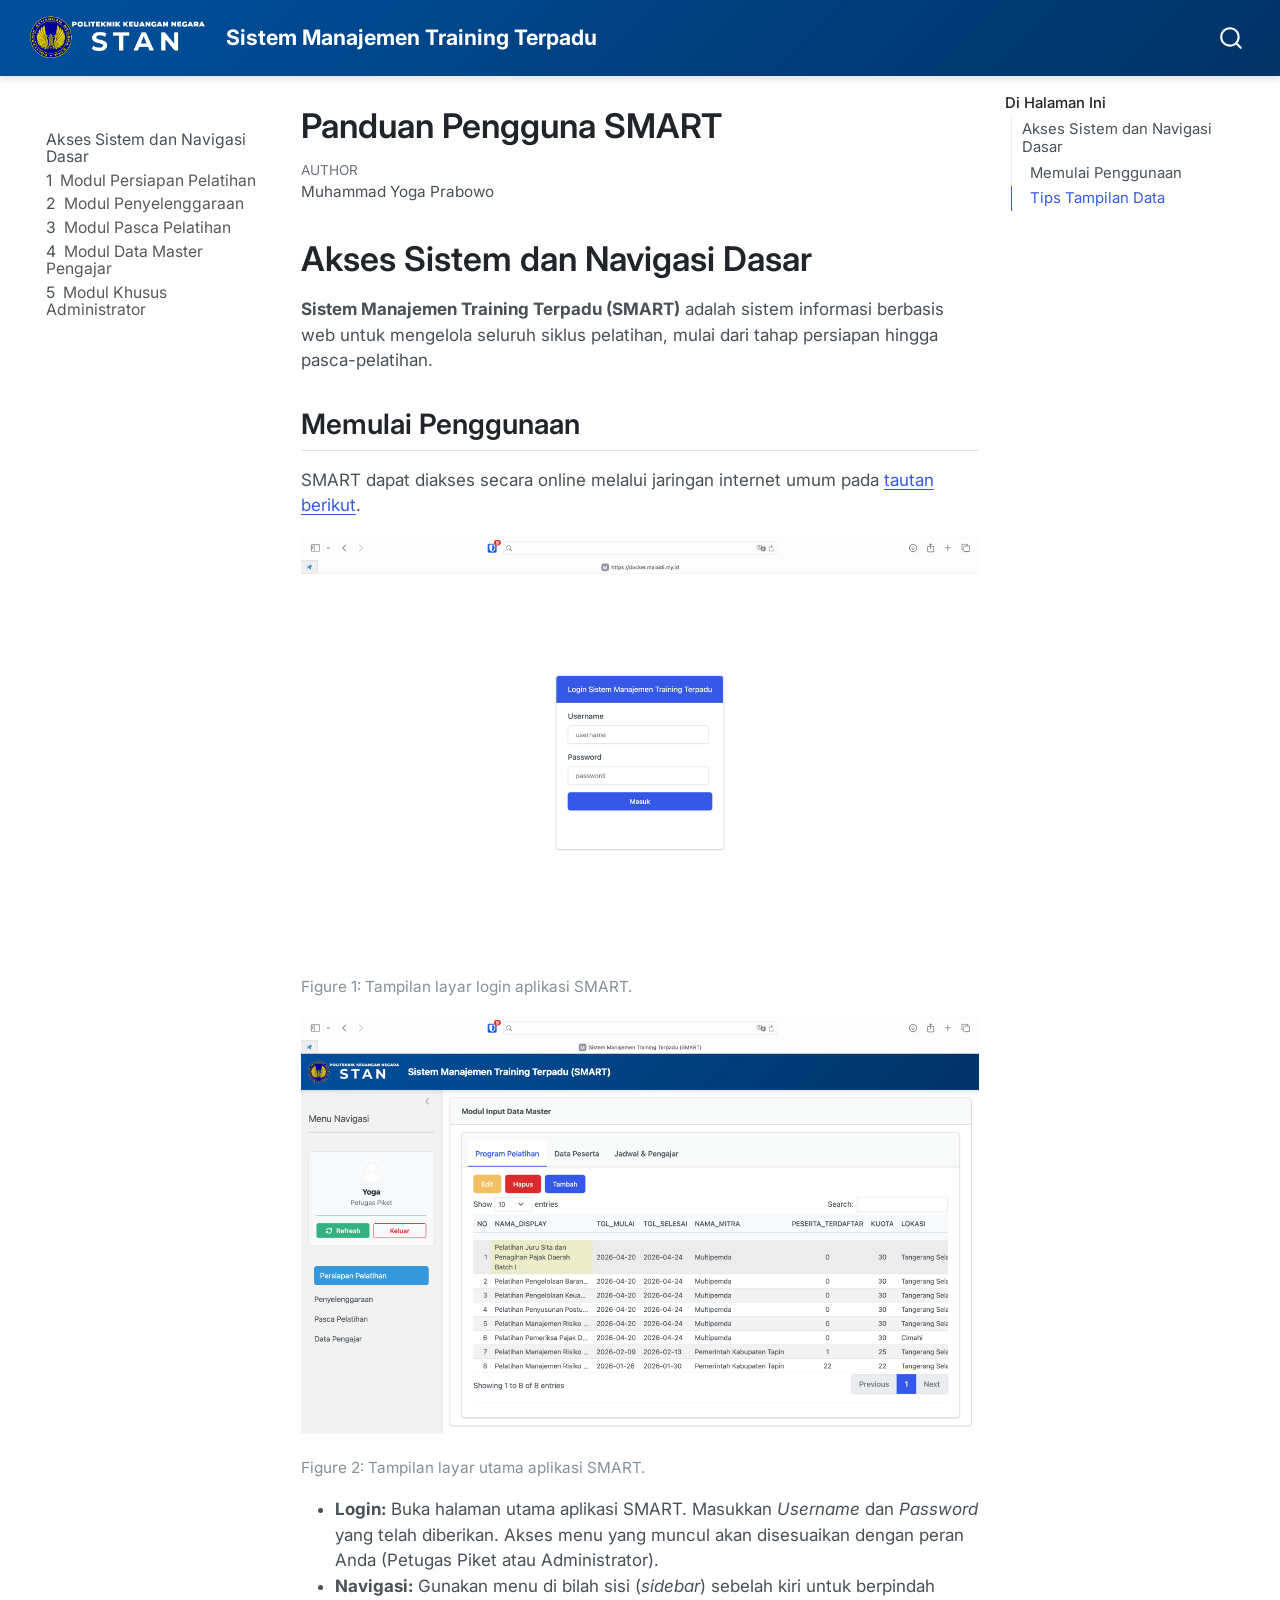
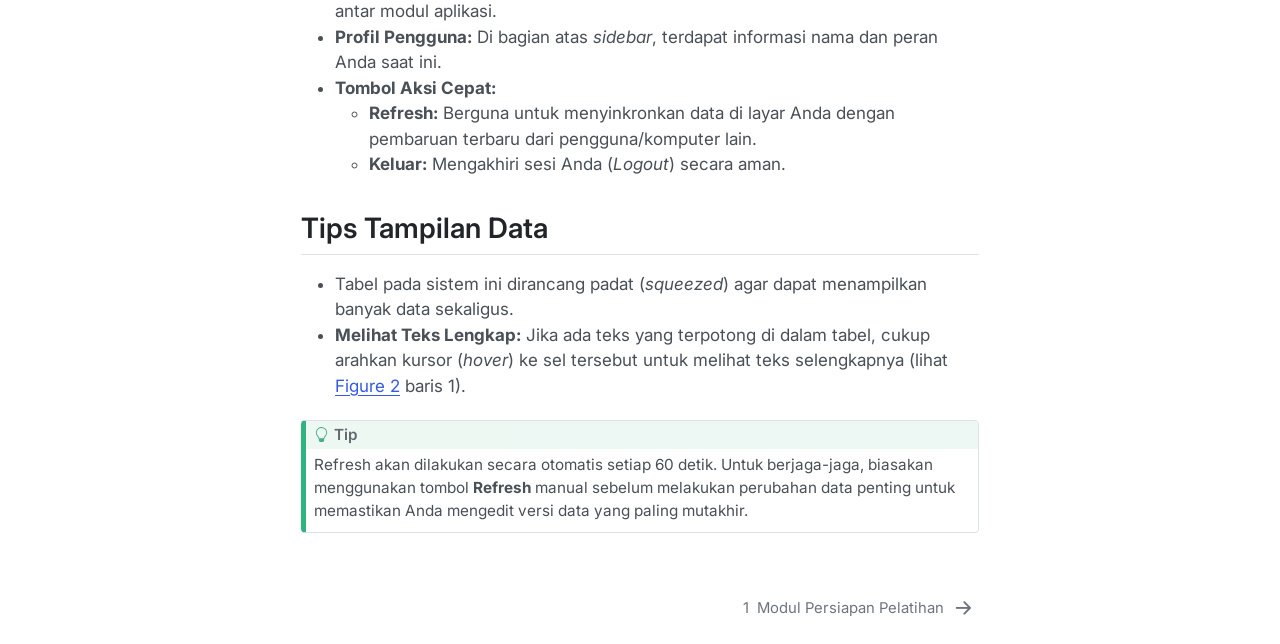
<file: _book/index.html>
<!DOCTYPE html>
<html xmlns="http://www.w3.org/1999/xhtml" lang="en" xml:lang="en"><head>

<meta charset="utf-8">
<meta name="generator" content="quarto-1.8.25">

<meta name="viewport" content="width=device-width, initial-scale=1.0, user-scalable=yes">

<meta name="author" content="Muhammad Yoga Prabowo">

<title>Panduan Pengguna SMART</title>
<style>
code{white-space: pre-wrap;}
span.smallcaps{font-variant: small-caps;}
div.columns{display: flex; gap: min(4vw, 1.5em);}
div.column{flex: auto; overflow-x: auto;}
div.hanging-indent{margin-left: 1.5em; text-indent: -1.5em;}
ul.task-list{list-style: none;}
ul.task-list li input[type="checkbox"] {
  width: 0.8em;
  margin: 0 0.8em 0.2em -1em; /* quarto-specific, see https://github.com/quarto-dev/quarto-cli/issues/4556 */ 
  vertical-align: middle;
}
</style>


<script src="site_libs/quarto-nav/quarto-nav.js"></script>
<script src="site_libs/quarto-nav/headroom.min.js"></script>
<script src="site_libs/clipboard/clipboard.min.js"></script>
<script src="site_libs/quarto-search/autocomplete.umd.js"></script>
<script src="site_libs/quarto-search/fuse.min.js"></script>
<script src="site_libs/quarto-search/quarto-search.js"></script>
<meta name="quarto:offset" content="./">
<link href="./persiapan.html" rel="next">
<link href="./images/favicon.png" rel="icon" type="image/png">
<script src="site_libs/quarto-html/quarto.js" type="module"></script>
<script src="site_libs/quarto-html/tabsets/tabsets.js" type="module"></script>
<script src="site_libs/quarto-html/axe/axe-check.js" type="module"></script>
<script src="site_libs/quarto-html/popper.min.js"></script>
<script src="site_libs/quarto-html/tippy.umd.min.js"></script>
<script src="site_libs/quarto-html/anchor.min.js"></script>
<link href="site_libs/quarto-html/tippy.css" rel="stylesheet">
<link href="site_libs/quarto-html/quarto-syntax-highlighting-7b89279ff1a6dce999919e0e67d4d9ec.css" rel="stylesheet" id="quarto-text-highlighting-styles">
<script src="site_libs/bootstrap/bootstrap.min.js"></script>
<link href="site_libs/bootstrap/bootstrap-icons.css" rel="stylesheet">
<link href="site_libs/bootstrap/bootstrap-1fe196a0a4c74be69ef9d461e35ba4d2.min.css" rel="stylesheet" append-hash="true" id="quarto-bootstrap" data-mode="light">
<script id="quarto-search-options" type="application/json">{
  "location": "navbar",
  "copy-button": false,
  "collapse-after": 3,
  "panel-placement": "end",
  "type": "overlay",
  "limit": 50,
  "keyboard-shortcut": [
    "f",
    "/",
    "s"
  ],
  "show-item-context": false,
  "language": {
    "search-no-results-text": "No results",
    "search-matching-documents-text": "matching documents",
    "search-copy-link-title": "Copy link to search",
    "search-hide-matches-text": "Hide additional matches",
    "search-more-match-text": "more match in this document",
    "search-more-matches-text": "more matches in this document",
    "search-clear-button-title": "Clear",
    "search-text-placeholder": "",
    "search-detached-cancel-button-title": "Cancel",
    "search-submit-button-title": "Submit",
    "search-label": "Search"
  }
}</script>
<style>html{ scroll-behavior: smooth; }</style>


</head>

<body class="nav-sidebar floating nav-fixed quarto-light">

<div id="quarto-search-results"></div>
  <header id="quarto-header" class="headroom fixed-top">
    <nav class="navbar navbar-expand-lg " data-bs-theme="dark">
      <div class="navbar-container container-fluid">
      <div class="navbar-brand-container mx-auto">
    <a href="./index.html" class="navbar-brand navbar-brand-logo">
    <img src="./images/PKNlogo.png" alt="" class="navbar-logo light-content">
    <img src="./images/PKNlogo.png" alt="" class="navbar-logo dark-content">
    </a>
    <a class="navbar-brand" href="./index.html">
    <span class="navbar-title">Sistem Manajemen Training Terpadu</span>
    </a>
  </div>
        <div class="quarto-navbar-tools tools-end">
</div>
          <div id="quarto-search" class="" title="Search"></div>
      </div> <!-- /container-fluid -->
    </nav>
  <nav class="quarto-secondary-nav">
    <div class="container-fluid d-flex">
      <button type="button" class="quarto-btn-toggle btn" data-bs-toggle="collapse" role="button" data-bs-target=".quarto-sidebar-collapse-item" aria-controls="quarto-sidebar" aria-expanded="false" aria-label="Toggle sidebar navigation" onclick="if (window.quartoToggleHeadroom) { window.quartoToggleHeadroom(); }">
        <i class="bi bi-layout-text-sidebar-reverse"></i>
      </button>
        <nav class="quarto-page-breadcrumbs" aria-label="breadcrumb"><ol class="breadcrumb"><li class="breadcrumb-item"><a href="./index.html">Akses Sistem dan Navigasi Dasar</a></li></ol></nav>
        <a class="flex-grow-1" role="navigation" data-bs-toggle="collapse" data-bs-target=".quarto-sidebar-collapse-item" aria-controls="quarto-sidebar" aria-expanded="false" aria-label="Toggle sidebar navigation" onclick="if (window.quartoToggleHeadroom) { window.quartoToggleHeadroom(); }">      
        </a>
    </div>
  </nav>
</header>
<!-- content -->
<div id="quarto-content" class="quarto-container page-columns page-rows-contents page-layout-article page-navbar">
<!-- sidebar -->
  <nav id="quarto-sidebar" class="sidebar collapse collapse-horizontal quarto-sidebar-collapse-item sidebar-navigation floating overflow-auto">
    <div class="pt-lg-2 mt-2 text-left sidebar-header sidebar-header-stacked">
      <a href="./index.html" class="sidebar-logo-link">
      </a>
      </div>
    <div class="sidebar-menu-container"> 
    <ul class="list-unstyled mt-1">
        <li class="sidebar-item">
  <div class="sidebar-item-container"> 
  <a href="./index.html" class="sidebar-item-text sidebar-link active">
 <span class="menu-text">Akses Sistem dan Navigasi Dasar</span></a>
  </div>
</li>
        <li class="sidebar-item">
  <div class="sidebar-item-container"> 
  <a href="./persiapan.html" class="sidebar-item-text sidebar-link">
 <span class="menu-text"><span class="chapter-number">1</span>&nbsp; <span class="chapter-title">Modul Persiapan Pelatihan</span></span></a>
  </div>
</li>
        <li class="sidebar-item">
  <div class="sidebar-item-container"> 
  <a href="./penyelenggaraan.html" class="sidebar-item-text sidebar-link">
 <span class="menu-text"><span class="chapter-number">2</span>&nbsp; <span class="chapter-title">Modul Penyelenggaraan</span></span></a>
  </div>
</li>
        <li class="sidebar-item">
  <div class="sidebar-item-container"> 
  <a href="./pasca.html" class="sidebar-item-text sidebar-link">
 <span class="menu-text"><span class="chapter-number">3</span>&nbsp; <span class="chapter-title">Modul Pasca Pelatihan</span></span></a>
  </div>
</li>
        <li class="sidebar-item">
  <div class="sidebar-item-container"> 
  <a href="./master.html" class="sidebar-item-text sidebar-link">
 <span class="menu-text"><span class="chapter-number">4</span>&nbsp; <span class="chapter-title">Modul Data Master Pengajar</span></span></a>
  </div>
</li>
        <li class="sidebar-item">
  <div class="sidebar-item-container"> 
  <a href="./admin.html" class="sidebar-item-text sidebar-link">
 <span class="menu-text"><span class="chapter-number">5</span>&nbsp; <span class="chapter-title">Modul Khusus Administrator</span></span></a>
  </div>
</li>
    </ul>
    </div>
</nav>
<div id="quarto-sidebar-glass" class="quarto-sidebar-collapse-item" data-bs-toggle="collapse" data-bs-target=".quarto-sidebar-collapse-item"></div>
<!-- margin-sidebar -->
    <div id="quarto-margin-sidebar" class="sidebar margin-sidebar">
        <nav id="TOC" role="doc-toc" class="toc-active">
    <h2 id="toc-title">Di Halaman Ini</h2>
   
  <ul>
  <li><a href="#akses-sistem-dan-navigasi-dasar" id="toc-akses-sistem-dan-navigasi-dasar" class="nav-link active" data-scroll-target="#akses-sistem-dan-navigasi-dasar">Akses Sistem dan Navigasi Dasar</a>
  <ul class="collapse">
  <li><a href="#memulai-penggunaan" id="toc-memulai-penggunaan" class="nav-link" data-scroll-target="#memulai-penggunaan">Memulai Penggunaan</a></li>
  <li><a href="#tips-tampilan-data" id="toc-tips-tampilan-data" class="nav-link" data-scroll-target="#tips-tampilan-data">Tips Tampilan Data</a></li>
  </ul></li>
  </ul>
</nav>
    </div>
<!-- main -->
<main class="content" id="quarto-document-content">

<header id="title-block-header" class="quarto-title-block default">
<div class="quarto-title">
<h1 class="title">Panduan Pengguna SMART</h1>
</div>



<div class="quarto-title-meta">

    <div>
    <div class="quarto-title-meta-heading">Author</div>
    <div class="quarto-title-meta-contents">
             <p>Muhammad Yoga Prabowo </p>
          </div>
  </div>
    
  
    
  </div>
  


</header>


<section id="akses-sistem-dan-navigasi-dasar" class="level1 unnumbered">
<h1 class="unnumbered">Akses Sistem dan Navigasi Dasar</h1>
<p><strong>Sistem Manajemen Training Terpadu (SMART)</strong> adalah sistem informasi berbasis web untuk mengelola seluruh siklus pelatihan, mulai dari tahap persiapan hingga pasca-pelatihan.</p>
<section id="memulai-penggunaan" class="level2">
<h2 class="anchored" data-anchor-id="memulai-penggunaan">Memulai Penggunaan</h2>
<p>SMART dapat diakses secara online melalui jaringan internet umum pada <a href="https://docker.maiaidi.my.id" class="uri">tautan berikut</a>.</p>
<div id="fig-login-screen" class="quarto-float quarto-figure quarto-figure-center anchored" data-fig-align="center">
<figure class="quarto-float quarto-float-fig figure">
<div aria-describedby="fig-login-screen-caption-0ceaefa1-69ba-4598-a22c-09a6ac19f8ca">
<img src="images/01-login-screen.png" class="img-fluid quarto-figure quarto-figure-center figure-img" style="width:100.0%">
</div>
<figcaption class="quarto-float-caption-bottom quarto-float-caption quarto-float-fig" id="fig-login-screen-caption-0ceaefa1-69ba-4598-a22c-09a6ac19f8ca">
Figure&nbsp;1: Tampilan layar login aplikasi SMART.
</figcaption>
</figure>
</div>
<div id="fig-layar-utama" class="quarto-float quarto-figure quarto-figure-center anchored" data-fig-align="center">
<figure class="quarto-float quarto-float-fig figure">
<div aria-describedby="fig-layar-utama-caption-0ceaefa1-69ba-4598-a22c-09a6ac19f8ca">
<img src="images/02-master-program.png" class="img-fluid quarto-figure quarto-figure-center figure-img" style="width:100.0%">
</div>
<figcaption class="quarto-float-caption-bottom quarto-float-caption quarto-float-fig" id="fig-layar-utama-caption-0ceaefa1-69ba-4598-a22c-09a6ac19f8ca">
Figure&nbsp;2: Tampilan layar utama aplikasi SMART.
</figcaption>
</figure>
</div>
<ul>
<li><strong>Login:</strong> Buka halaman utama aplikasi SMART. Masukkan <em>Username</em> dan <em>Password</em> yang telah diberikan. Akses menu yang muncul akan disesuaikan dengan peran Anda (Petugas Piket atau Administrator).</li>
<li><strong>Navigasi:</strong> Gunakan menu di bilah sisi (<em>sidebar</em>) sebelah kiri untuk berpindah antar modul aplikasi.</li>
<li><strong>Profil Pengguna:</strong> Di bagian atas <em>sidebar</em>, terdapat informasi nama dan peran Anda saat ini.</li>
<li><strong>Tombol Aksi Cepat:</strong>
<ul>
<li><strong>Refresh:</strong> Berguna untuk menyinkronkan data di layar Anda dengan pembaruan terbaru dari pengguna/komputer lain.</li>
<li><strong>Keluar:</strong> Mengakhiri sesi Anda (<em>Logout</em>) secara aman.</li>
</ul></li>
</ul>
</section>
<section id="tips-tampilan-data" class="level2">
<h2 class="anchored" data-anchor-id="tips-tampilan-data">Tips Tampilan Data</h2>
<ul>
<li>Tabel pada sistem ini dirancang padat (<em>squeezed</em>) agar dapat menampilkan banyak data sekaligus.</li>
<li><strong>Melihat Teks Lengkap:</strong> Jika ada teks yang terpotong di dalam tabel, cukup arahkan kursor (<em>hover</em>) ke sel tersebut untuk melihat teks selengkapnya (lihat <a href="#fig-layar-utama" class="quarto-xref">Figure&nbsp;<span>2</span></a> baris 1).</li>
</ul>
<div class="callout callout-style-default callout-tip callout-titled">
<div class="callout-header d-flex align-content-center">
<div class="callout-icon-container">
<i class="callout-icon"></i>
</div>
<div class="callout-title-container flex-fill">
Tip
</div>
</div>
<div class="callout-body-container callout-body">
<p>Refresh akan dilakukan secara otomatis setiap 60 detik. Untuk berjaga-jaga, biasakan menggunakan tombol <strong>Refresh</strong> manual sebelum melakukan perubahan data penting untuk memastikan Anda mengedit versi data yang paling mutakhir.</p>
</div>
</div>


</section>
</section>

</main> <!-- /main -->
<script id="quarto-html-after-body" type="application/javascript">
  window.document.addEventListener("DOMContentLoaded", function (event) {
    const icon = "";
    const anchorJS = new window.AnchorJS();
    anchorJS.options = {
      placement: 'right',
      icon: icon
    };
    anchorJS.add('.anchored');
    const isCodeAnnotation = (el) => {
      for (const clz of el.classList) {
        if (clz.startsWith('code-annotation-')) {                     
          return true;
        }
      }
      return false;
    }
    const onCopySuccess = function(e) {
      // button target
      const button = e.trigger;
      // don't keep focus
      button.blur();
      // flash "checked"
      button.classList.add('code-copy-button-checked');
      var currentTitle = button.getAttribute("title");
      button.setAttribute("title", "Copied!");
      let tooltip;
      if (window.bootstrap) {
        button.setAttribute("data-bs-toggle", "tooltip");
        button.setAttribute("data-bs-placement", "left");
        button.setAttribute("data-bs-title", "Copied!");
        tooltip = new bootstrap.Tooltip(button, 
          { trigger: "manual", 
            customClass: "code-copy-button-tooltip",
            offset: [0, -8]});
        tooltip.show();    
      }
      setTimeout(function() {
        if (tooltip) {
          tooltip.hide();
          button.removeAttribute("data-bs-title");
          button.removeAttribute("data-bs-toggle");
          button.removeAttribute("data-bs-placement");
        }
        button.setAttribute("title", currentTitle);
        button.classList.remove('code-copy-button-checked');
      }, 1000);
      // clear code selection
      e.clearSelection();
    }
    const getTextToCopy = function(trigger) {
      const outerScaffold = trigger.parentElement.cloneNode(true);
      const codeEl = outerScaffold.querySelector('code');
      for (const childEl of codeEl.children) {
        if (isCodeAnnotation(childEl)) {
          childEl.remove();
        }
      }
      return codeEl.innerText;
    }
    const clipboard = new window.ClipboardJS('.code-copy-button:not([data-in-quarto-modal])', {
      text: getTextToCopy
    });
    clipboard.on('success', onCopySuccess);
    if (window.document.getElementById('quarto-embedded-source-code-modal')) {
      const clipboardModal = new window.ClipboardJS('.code-copy-button[data-in-quarto-modal]', {
        text: getTextToCopy,
        container: window.document.getElementById('quarto-embedded-source-code-modal')
      });
      clipboardModal.on('success', onCopySuccess);
    }
      var localhostRegex = new RegExp(/^(?:http|https):\/\/localhost\:?[0-9]*\//);
      var mailtoRegex = new RegExp(/^mailto:/);
        var filterRegex = new RegExp('/' + window.location.host + '/');
      var isInternal = (href) => {
          return filterRegex.test(href) || localhostRegex.test(href) || mailtoRegex.test(href);
      }
      // Inspect non-navigation links and adorn them if external
     var links = window.document.querySelectorAll('a[href]:not(.nav-link):not(.navbar-brand):not(.toc-action):not(.sidebar-link):not(.sidebar-item-toggle):not(.pagination-link):not(.no-external):not([aria-hidden]):not(.dropdown-item):not(.quarto-navigation-tool):not(.about-link)');
      for (var i=0; i<links.length; i++) {
        const link = links[i];
        if (!isInternal(link.href)) {
          // undo the damage that might have been done by quarto-nav.js in the case of
          // links that we want to consider external
          if (link.dataset.originalHref !== undefined) {
            link.href = link.dataset.originalHref;
          }
        }
      }
    function tippyHover(el, contentFn, onTriggerFn, onUntriggerFn) {
      const config = {
        allowHTML: true,
        maxWidth: 500,
        delay: 100,
        arrow: false,
        appendTo: function(el) {
            return el.parentElement;
        },
        interactive: true,
        interactiveBorder: 10,
        theme: 'quarto',
        placement: 'bottom-start',
      };
      if (contentFn) {
        config.content = contentFn;
      }
      if (onTriggerFn) {
        config.onTrigger = onTriggerFn;
      }
      if (onUntriggerFn) {
        config.onUntrigger = onUntriggerFn;
      }
      window.tippy(el, config); 
    }
    const noterefs = window.document.querySelectorAll('a[role="doc-noteref"]');
    for (var i=0; i<noterefs.length; i++) {
      const ref = noterefs[i];
      tippyHover(ref, function() {
        // use id or data attribute instead here
        let href = ref.getAttribute('data-footnote-href') || ref.getAttribute('href');
        try { href = new URL(href).hash; } catch {}
        const id = href.replace(/^#\/?/, "");
        const note = window.document.getElementById(id);
        if (note) {
          return note.innerHTML;
        } else {
          return "";
        }
      });
    }
    const xrefs = window.document.querySelectorAll('a.quarto-xref');
    const processXRef = (id, note) => {
      // Strip column container classes
      const stripColumnClz = (el) => {
        el.classList.remove("page-full", "page-columns");
        if (el.children) {
          for (const child of el.children) {
            stripColumnClz(child);
          }
        }
      }
      stripColumnClz(note)
      if (id === null || id.startsWith('sec-')) {
        // Special case sections, only their first couple elements
        const container = document.createElement("div");
        if (note.children && note.children.length > 2) {
          container.appendChild(note.children[0].cloneNode(true));
          for (let i = 1; i < note.children.length; i++) {
            const child = note.children[i];
            if (child.tagName === "P" && child.innerText === "") {
              continue;
            } else {
              container.appendChild(child.cloneNode(true));
              break;
            }
          }
          if (window.Quarto?.typesetMath) {
            window.Quarto.typesetMath(container);
          }
          return container.innerHTML
        } else {
          if (window.Quarto?.typesetMath) {
            window.Quarto.typesetMath(note);
          }
          return note.innerHTML;
        }
      } else {
        // Remove any anchor links if they are present
        const anchorLink = note.querySelector('a.anchorjs-link');
        if (anchorLink) {
          anchorLink.remove();
        }
        if (window.Quarto?.typesetMath) {
          window.Quarto.typesetMath(note);
        }
        if (note.classList.contains("callout")) {
          return note.outerHTML;
        } else {
          return note.innerHTML;
        }
      }
    }
    for (var i=0; i<xrefs.length; i++) {
      const xref = xrefs[i];
      tippyHover(xref, undefined, function(instance) {
        instance.disable();
        let url = xref.getAttribute('href');
        let hash = undefined; 
        if (url.startsWith('#')) {
          hash = url;
        } else {
          try { hash = new URL(url).hash; } catch {}
        }
        if (hash) {
          const id = hash.replace(/^#\/?/, "");
          const note = window.document.getElementById(id);
          if (note !== null) {
            try {
              const html = processXRef(id, note.cloneNode(true));
              instance.setContent(html);
            } finally {
              instance.enable();
              instance.show();
            }
          } else {
            // See if we can fetch this
            fetch(url.split('#')[0])
            .then(res => res.text())
            .then(html => {
              const parser = new DOMParser();
              const htmlDoc = parser.parseFromString(html, "text/html");
              const note = htmlDoc.getElementById(id);
              if (note !== null) {
                const html = processXRef(id, note);
                instance.setContent(html);
              } 
            }).finally(() => {
              instance.enable();
              instance.show();
            });
          }
        } else {
          // See if we can fetch a full url (with no hash to target)
          // This is a special case and we should probably do some content thinning / targeting
          fetch(url)
          .then(res => res.text())
          .then(html => {
            const parser = new DOMParser();
            const htmlDoc = parser.parseFromString(html, "text/html");
            const note = htmlDoc.querySelector('main.content');
            if (note !== null) {
              // This should only happen for chapter cross references
              // (since there is no id in the URL)
              // remove the first header
              if (note.children.length > 0 && note.children[0].tagName === "HEADER") {
                note.children[0].remove();
              }
              const html = processXRef(null, note);
              instance.setContent(html);
            } 
          }).finally(() => {
            instance.enable();
            instance.show();
          });
        }
      }, function(instance) {
      });
    }
        let selectedAnnoteEl;
        const selectorForAnnotation = ( cell, annotation) => {
          let cellAttr = 'data-code-cell="' + cell + '"';
          let lineAttr = 'data-code-annotation="' +  annotation + '"';
          const selector = 'span[' + cellAttr + '][' + lineAttr + ']';
          return selector;
        }
        const selectCodeLines = (annoteEl) => {
          const doc = window.document;
          const targetCell = annoteEl.getAttribute("data-target-cell");
          const targetAnnotation = annoteEl.getAttribute("data-target-annotation");
          const annoteSpan = window.document.querySelector(selectorForAnnotation(targetCell, targetAnnotation));
          const lines = annoteSpan.getAttribute("data-code-lines").split(",");
          const lineIds = lines.map((line) => {
            return targetCell + "-" + line;
          })
          let top = null;
          let height = null;
          let parent = null;
          if (lineIds.length > 0) {
              //compute the position of the single el (top and bottom and make a div)
              const el = window.document.getElementById(lineIds[0]);
              top = el.offsetTop;
              height = el.offsetHeight;
              parent = el.parentElement.parentElement;
            if (lineIds.length > 1) {
              const lastEl = window.document.getElementById(lineIds[lineIds.length - 1]);
              const bottom = lastEl.offsetTop + lastEl.offsetHeight;
              height = bottom - top;
            }
            if (top !== null && height !== null && parent !== null) {
              // cook up a div (if necessary) and position it 
              let div = window.document.getElementById("code-annotation-line-highlight");
              if (div === null) {
                div = window.document.createElement("div");
                div.setAttribute("id", "code-annotation-line-highlight");
                div.style.position = 'absolute';
                parent.appendChild(div);
              }
              div.style.top = top - 2 + "px";
              div.style.height = height + 4 + "px";
              div.style.left = 0;
              let gutterDiv = window.document.getElementById("code-annotation-line-highlight-gutter");
              if (gutterDiv === null) {
                gutterDiv = window.document.createElement("div");
                gutterDiv.setAttribute("id", "code-annotation-line-highlight-gutter");
                gutterDiv.style.position = 'absolute';
                const codeCell = window.document.getElementById(targetCell);
                const gutter = codeCell.querySelector('.code-annotation-gutter');
                gutter.appendChild(gutterDiv);
              }
              gutterDiv.style.top = top - 2 + "px";
              gutterDiv.style.height = height + 4 + "px";
            }
            selectedAnnoteEl = annoteEl;
          }
        };
        const unselectCodeLines = () => {
          const elementsIds = ["code-annotation-line-highlight", "code-annotation-line-highlight-gutter"];
          elementsIds.forEach((elId) => {
            const div = window.document.getElementById(elId);
            if (div) {
              div.remove();
            }
          });
          selectedAnnoteEl = undefined;
        };
          // Handle positioning of the toggle
      window.addEventListener(
        "resize",
        throttle(() => {
          elRect = undefined;
          if (selectedAnnoteEl) {
            selectCodeLines(selectedAnnoteEl);
          }
        }, 10)
      );
      function throttle(fn, ms) {
      let throttle = false;
      let timer;
        return (...args) => {
          if(!throttle) { // first call gets through
              fn.apply(this, args);
              throttle = true;
          } else { // all the others get throttled
              if(timer) clearTimeout(timer); // cancel #2
              timer = setTimeout(() => {
                fn.apply(this, args);
                timer = throttle = false;
              }, ms);
          }
        };
      }
        // Attach click handler to the DT
        const annoteDls = window.document.querySelectorAll('dt[data-target-cell]');
        for (const annoteDlNode of annoteDls) {
          annoteDlNode.addEventListener('click', (event) => {
            const clickedEl = event.target;
            if (clickedEl !== selectedAnnoteEl) {
              unselectCodeLines();
              const activeEl = window.document.querySelector('dt[data-target-cell].code-annotation-active');
              if (activeEl) {
                activeEl.classList.remove('code-annotation-active');
              }
              selectCodeLines(clickedEl);
              clickedEl.classList.add('code-annotation-active');
            } else {
              // Unselect the line
              unselectCodeLines();
              clickedEl.classList.remove('code-annotation-active');
            }
          });
        }
    const findCites = (el) => {
      const parentEl = el.parentElement;
      if (parentEl) {
        const cites = parentEl.dataset.cites;
        if (cites) {
          return {
            el,
            cites: cites.split(' ')
          };
        } else {
          return findCites(el.parentElement)
        }
      } else {
        return undefined;
      }
    };
    var bibliorefs = window.document.querySelectorAll('a[role="doc-biblioref"]');
    for (var i=0; i<bibliorefs.length; i++) {
      const ref = bibliorefs[i];
      const citeInfo = findCites(ref);
      if (citeInfo) {
        tippyHover(citeInfo.el, function() {
          var popup = window.document.createElement('div');
          citeInfo.cites.forEach(function(cite) {
            var citeDiv = window.document.createElement('div');
            citeDiv.classList.add('hanging-indent');
            citeDiv.classList.add('csl-entry');
            var biblioDiv = window.document.getElementById('ref-' + cite);
            if (biblioDiv) {
              citeDiv.innerHTML = biblioDiv.innerHTML;
            }
            popup.appendChild(citeDiv);
          });
          return popup.innerHTML;
        });
      }
    }
  });
  </script>
<nav class="page-navigation">
  <div class="nav-page nav-page-previous">
  </div>
  <div class="nav-page nav-page-next">
      <a href="./persiapan.html" class="pagination-link" aria-label="Modul Persiapan Pelatihan">
        <span class="nav-page-text"><span class="chapter-number">1</span>&nbsp; <span class="chapter-title">Modul Persiapan Pelatihan</span></span> <i class="bi bi-arrow-right-short"></i>
      </a>
  </div>
</nav>
</div> <!-- /content -->




<script src="site_libs/quarto-html/zenscroll-min.js"></script>
</body></html>
</file>
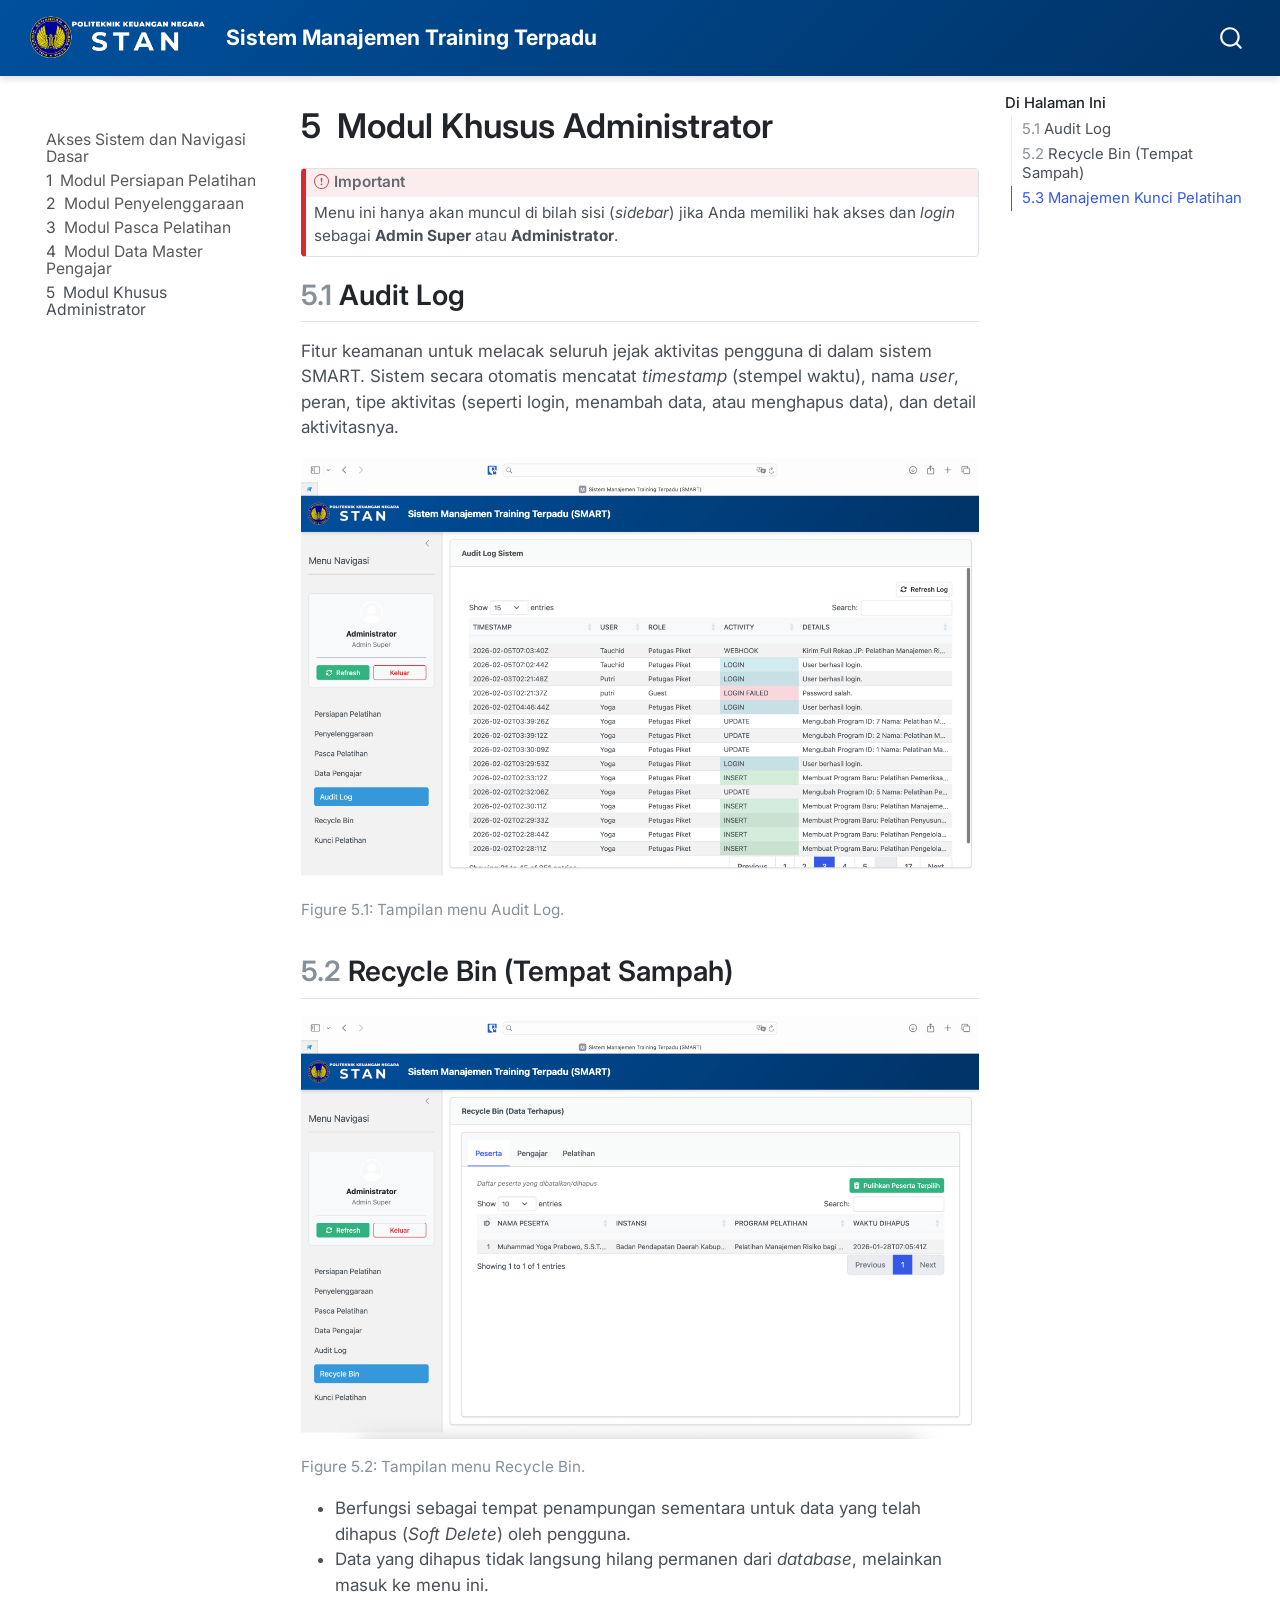
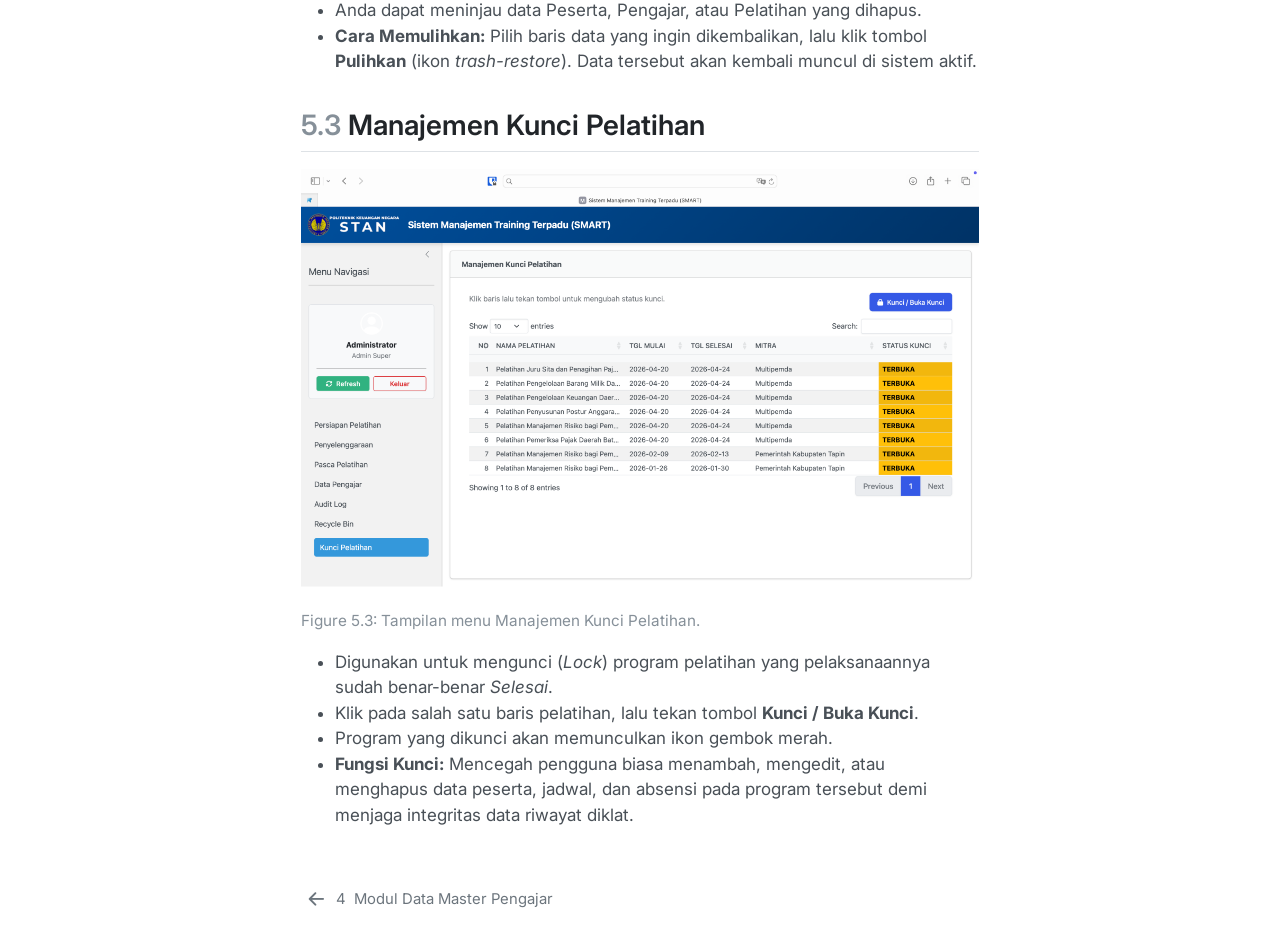
<file: _book/admin.html>
<!DOCTYPE html>
<html xmlns="http://www.w3.org/1999/xhtml" lang="en" xml:lang="en"><head>

<meta charset="utf-8">
<meta name="generator" content="quarto-1.8.25">

<meta name="viewport" content="width=device-width, initial-scale=1.0, user-scalable=yes">


<title>5&nbsp; Modul Khusus Administrator – Panduan Pengguna SMART</title>
<style>
code{white-space: pre-wrap;}
span.smallcaps{font-variant: small-caps;}
div.columns{display: flex; gap: min(4vw, 1.5em);}
div.column{flex: auto; overflow-x: auto;}
div.hanging-indent{margin-left: 1.5em; text-indent: -1.5em;}
ul.task-list{list-style: none;}
ul.task-list li input[type="checkbox"] {
  width: 0.8em;
  margin: 0 0.8em 0.2em -1em; /* quarto-specific, see https://github.com/quarto-dev/quarto-cli/issues/4556 */ 
  vertical-align: middle;
}
</style>


<script src="site_libs/quarto-nav/quarto-nav.js"></script>
<script src="site_libs/quarto-nav/headroom.min.js"></script>
<script src="site_libs/clipboard/clipboard.min.js"></script>
<script src="site_libs/quarto-search/autocomplete.umd.js"></script>
<script src="site_libs/quarto-search/fuse.min.js"></script>
<script src="site_libs/quarto-search/quarto-search.js"></script>
<meta name="quarto:offset" content="./">
<link href="./master.html" rel="prev">
<link href="./images/favicon.png" rel="icon" type="image/png">
<script src="site_libs/quarto-html/quarto.js" type="module"></script>
<script src="site_libs/quarto-html/tabsets/tabsets.js" type="module"></script>
<script src="site_libs/quarto-html/axe/axe-check.js" type="module"></script>
<script src="site_libs/quarto-html/popper.min.js"></script>
<script src="site_libs/quarto-html/tippy.umd.min.js"></script>
<script src="site_libs/quarto-html/anchor.min.js"></script>
<link href="site_libs/quarto-html/tippy.css" rel="stylesheet">
<link href="site_libs/quarto-html/quarto-syntax-highlighting-7b89279ff1a6dce999919e0e67d4d9ec.css" rel="stylesheet" id="quarto-text-highlighting-styles">
<script src="site_libs/bootstrap/bootstrap.min.js"></script>
<link href="site_libs/bootstrap/bootstrap-icons.css" rel="stylesheet">
<link href="site_libs/bootstrap/bootstrap-1fe196a0a4c74be69ef9d461e35ba4d2.min.css" rel="stylesheet" append-hash="true" id="quarto-bootstrap" data-mode="light">
<script id="quarto-search-options" type="application/json">{
  "location": "navbar",
  "copy-button": false,
  "collapse-after": 3,
  "panel-placement": "end",
  "type": "overlay",
  "limit": 50,
  "keyboard-shortcut": [
    "f",
    "/",
    "s"
  ],
  "show-item-context": false,
  "language": {
    "search-no-results-text": "No results",
    "search-matching-documents-text": "matching documents",
    "search-copy-link-title": "Copy link to search",
    "search-hide-matches-text": "Hide additional matches",
    "search-more-match-text": "more match in this document",
    "search-more-matches-text": "more matches in this document",
    "search-clear-button-title": "Clear",
    "search-text-placeholder": "",
    "search-detached-cancel-button-title": "Cancel",
    "search-submit-button-title": "Submit",
    "search-label": "Search"
  }
}</script>
<style>html{ scroll-behavior: smooth; }</style>


</head>

<body class="nav-sidebar floating nav-fixed quarto-light">

<div id="quarto-search-results"></div>
  <header id="quarto-header" class="headroom fixed-top">
    <nav class="navbar navbar-expand-lg " data-bs-theme="dark">
      <div class="navbar-container container-fluid">
      <div class="navbar-brand-container mx-auto">
    <a href="./index.html" class="navbar-brand navbar-brand-logo">
    <img src="./images/PKNlogo.png" alt="" class="navbar-logo light-content">
    <img src="./images/PKNlogo.png" alt="" class="navbar-logo dark-content">
    </a>
    <a class="navbar-brand" href="./index.html">
    <span class="navbar-title">Sistem Manajemen Training Terpadu</span>
    </a>
  </div>
        <div class="quarto-navbar-tools tools-end">
</div>
          <div id="quarto-search" class="" title="Search"></div>
      </div> <!-- /container-fluid -->
    </nav>
  <nav class="quarto-secondary-nav">
    <div class="container-fluid d-flex">
      <button type="button" class="quarto-btn-toggle btn" data-bs-toggle="collapse" role="button" data-bs-target=".quarto-sidebar-collapse-item" aria-controls="quarto-sidebar" aria-expanded="false" aria-label="Toggle sidebar navigation" onclick="if (window.quartoToggleHeadroom) { window.quartoToggleHeadroom(); }">
        <i class="bi bi-layout-text-sidebar-reverse"></i>
      </button>
        <nav class="quarto-page-breadcrumbs" aria-label="breadcrumb"><ol class="breadcrumb"><li class="breadcrumb-item"><a href="./admin.html"><span class="chapter-number">5</span>&nbsp; <span class="chapter-title">Modul Khusus Administrator</span></a></li></ol></nav>
        <a class="flex-grow-1" role="navigation" data-bs-toggle="collapse" data-bs-target=".quarto-sidebar-collapse-item" aria-controls="quarto-sidebar" aria-expanded="false" aria-label="Toggle sidebar navigation" onclick="if (window.quartoToggleHeadroom) { window.quartoToggleHeadroom(); }">      
        </a>
    </div>
  </nav>
</header>
<!-- content -->
<div id="quarto-content" class="quarto-container page-columns page-rows-contents page-layout-article page-navbar">
<!-- sidebar -->
  <nav id="quarto-sidebar" class="sidebar collapse collapse-horizontal quarto-sidebar-collapse-item sidebar-navigation floating overflow-auto">
    <div class="pt-lg-2 mt-2 text-left sidebar-header sidebar-header-stacked">
      <a href="./index.html" class="sidebar-logo-link">
      </a>
      </div>
    <div class="sidebar-menu-container"> 
    <ul class="list-unstyled mt-1">
        <li class="sidebar-item">
  <div class="sidebar-item-container"> 
  <a href="./index.html" class="sidebar-item-text sidebar-link">
 <span class="menu-text">Akses Sistem dan Navigasi Dasar</span></a>
  </div>
</li>
        <li class="sidebar-item">
  <div class="sidebar-item-container"> 
  <a href="./persiapan.html" class="sidebar-item-text sidebar-link">
 <span class="menu-text"><span class="chapter-number">1</span>&nbsp; <span class="chapter-title">Modul Persiapan Pelatihan</span></span></a>
  </div>
</li>
        <li class="sidebar-item">
  <div class="sidebar-item-container"> 
  <a href="./penyelenggaraan.html" class="sidebar-item-text sidebar-link">
 <span class="menu-text"><span class="chapter-number">2</span>&nbsp; <span class="chapter-title">Modul Penyelenggaraan</span></span></a>
  </div>
</li>
        <li class="sidebar-item">
  <div class="sidebar-item-container"> 
  <a href="./pasca.html" class="sidebar-item-text sidebar-link">
 <span class="menu-text"><span class="chapter-number">3</span>&nbsp; <span class="chapter-title">Modul Pasca Pelatihan</span></span></a>
  </div>
</li>
        <li class="sidebar-item">
  <div class="sidebar-item-container"> 
  <a href="./master.html" class="sidebar-item-text sidebar-link">
 <span class="menu-text"><span class="chapter-number">4</span>&nbsp; <span class="chapter-title">Modul Data Master Pengajar</span></span></a>
  </div>
</li>
        <li class="sidebar-item">
  <div class="sidebar-item-container"> 
  <a href="./admin.html" class="sidebar-item-text sidebar-link active">
 <span class="menu-text"><span class="chapter-number">5</span>&nbsp; <span class="chapter-title">Modul Khusus Administrator</span></span></a>
  </div>
</li>
    </ul>
    </div>
</nav>
<div id="quarto-sidebar-glass" class="quarto-sidebar-collapse-item" data-bs-toggle="collapse" data-bs-target=".quarto-sidebar-collapse-item"></div>
<!-- margin-sidebar -->
    <div id="quarto-margin-sidebar" class="sidebar margin-sidebar">
        <nav id="TOC" role="doc-toc" class="toc-active">
    <h2 id="toc-title">Di Halaman Ini</h2>
   
  <ul>
  <li><a href="#audit-log" id="toc-audit-log" class="nav-link active" data-scroll-target="#audit-log"><span class="header-section-number">5.1</span> Audit Log</a></li>
  <li><a href="#recycle-bin-tempat-sampah" id="toc-recycle-bin-tempat-sampah" class="nav-link" data-scroll-target="#recycle-bin-tempat-sampah"><span class="header-section-number">5.2</span> Recycle Bin (Tempat Sampah)</a></li>
  <li><a href="#manajemen-kunci-pelatihan" id="toc-manajemen-kunci-pelatihan" class="nav-link" data-scroll-target="#manajemen-kunci-pelatihan"><span class="header-section-number">5.3</span> Manajemen Kunci Pelatihan</a></li>
  </ul>
</nav>
    </div>
<!-- main -->
<main class="content" id="quarto-document-content">

<header id="title-block-header" class="quarto-title-block default">
<div class="quarto-title">
<h1 class="title"><span class="chapter-number">5</span>&nbsp; <span class="chapter-title">Modul Khusus Administrator</span></h1>
</div>



<div class="quarto-title-meta">

    
  
    
  </div>
  


</header>


<div class="callout callout-style-default callout-important callout-titled">
<div class="callout-header d-flex align-content-center">
<div class="callout-icon-container">
<i class="callout-icon"></i>
</div>
<div class="callout-title-container flex-fill">
Important
</div>
</div>
<div class="callout-body-container callout-body">
<p>Menu ini hanya akan muncul di bilah sisi (<em>sidebar</em>) jika Anda memiliki hak akses dan <em>login</em> sebagai <strong>Admin Super</strong> atau <strong>Administrator</strong>.</p>
</div>
</div>
<section id="audit-log" class="level2" data-number="5.1">
<h2 data-number="5.1" class="anchored" data-anchor-id="audit-log"><span class="header-section-number">5.1</span> Audit Log</h2>
<p>Fitur keamanan untuk melacak seluruh jejak aktivitas pengguna di dalam sistem SMART. Sistem secara otomatis mencatat <em>timestamp</em> (stempel waktu), nama <em>user</em>, peran, tipe aktivitas (seperti login, menambah data, atau menghapus data), dan detail aktivitasnya.</p>
<div id="fig-audit-log" class="quarto-float quarto-figure quarto-figure-center anchored" data-fig-align="center">
<figure class="quarto-float quarto-float-fig figure">
<div aria-describedby="fig-audit-log-caption-0ceaefa1-69ba-4598-a22c-09a6ac19f8ca">
<img src="images/05-audit-log.png" class="img-fluid quarto-figure quarto-figure-center figure-img" style="width:100.0%">
</div>
<figcaption class="quarto-float-caption-bottom quarto-float-caption quarto-float-fig" id="fig-audit-log-caption-0ceaefa1-69ba-4598-a22c-09a6ac19f8ca">
Figure&nbsp;5.1: Tampilan menu Audit Log.
</figcaption>
</figure>
</div>
</section>
<section id="recycle-bin-tempat-sampah" class="level2" data-number="5.2">
<h2 data-number="5.2" class="anchored" data-anchor-id="recycle-bin-tempat-sampah"><span class="header-section-number">5.2</span> Recycle Bin (Tempat Sampah)</h2>
<div id="fig-recycle-bin" class="quarto-float quarto-figure quarto-figure-center anchored" data-fig-align="center">
<figure class="quarto-float quarto-float-fig figure">
<div aria-describedby="fig-recycle-bin-caption-0ceaefa1-69ba-4598-a22c-09a6ac19f8ca">
<img src="images/05-recycle-bin.png" class="img-fluid quarto-figure quarto-figure-center figure-img" style="width:100.0%">
</div>
<figcaption class="quarto-float-caption-bottom quarto-float-caption quarto-float-fig" id="fig-recycle-bin-caption-0ceaefa1-69ba-4598-a22c-09a6ac19f8ca">
Figure&nbsp;5.2: Tampilan menu Recycle Bin.
</figcaption>
</figure>
</div>
<ul>
<li>Berfungsi sebagai tempat penampungan sementara untuk data yang telah dihapus (<em>Soft Delete</em>) oleh pengguna.</li>
<li>Data yang dihapus tidak langsung hilang permanen dari <em>database</em>, melainkan masuk ke menu ini.</li>
<li>Anda dapat meninjau data Peserta, Pengajar, atau Pelatihan yang dihapus.</li>
<li><strong>Cara Memulihkan:</strong> Pilih baris data yang ingin dikembalikan, lalu klik tombol <strong>Pulihkan</strong> (ikon <em>trash-restore</em>). Data tersebut akan kembali muncul di sistem aktif.</li>
</ul>
</section>
<section id="manajemen-kunci-pelatihan" class="level2" data-number="5.3">
<h2 data-number="5.3" class="anchored" data-anchor-id="manajemen-kunci-pelatihan"><span class="header-section-number">5.3</span> Manajemen Kunci Pelatihan</h2>
<div id="fig-kunci-pelatihan" class="quarto-float quarto-figure quarto-figure-center anchored" data-fig-align="center">
<figure class="quarto-float quarto-float-fig figure">
<div aria-describedby="fig-kunci-pelatihan-caption-0ceaefa1-69ba-4598-a22c-09a6ac19f8ca">
<img src="images/05-kunci-pelatihan.png" class="img-fluid quarto-figure quarto-figure-center figure-img" style="width:100.0%">
</div>
<figcaption class="quarto-float-caption-bottom quarto-float-caption quarto-float-fig" id="fig-kunci-pelatihan-caption-0ceaefa1-69ba-4598-a22c-09a6ac19f8ca">
Figure&nbsp;5.3: Tampilan menu Manajemen Kunci Pelatihan.
</figcaption>
</figure>
</div>
<ul>
<li>Digunakan untuk mengunci (<em>Lock</em>) program pelatihan yang pelaksanaannya sudah benar-benar <em>Selesai</em>.</li>
<li>Klik pada salah satu baris pelatihan, lalu tekan tombol <strong>Kunci / Buka Kunci</strong>.</li>
<li>Program yang dikunci akan memunculkan ikon gembok merah.</li>
<li><strong>Fungsi Kunci:</strong> Mencegah pengguna biasa menambah, mengedit, atau menghapus data peserta, jadwal, dan absensi pada program tersebut demi menjaga integritas data riwayat diklat.</li>
</ul>


</section>

</main> <!-- /main -->
<script id="quarto-html-after-body" type="application/javascript">
  window.document.addEventListener("DOMContentLoaded", function (event) {
    const icon = "";
    const anchorJS = new window.AnchorJS();
    anchorJS.options = {
      placement: 'right',
      icon: icon
    };
    anchorJS.add('.anchored');
    const isCodeAnnotation = (el) => {
      for (const clz of el.classList) {
        if (clz.startsWith('code-annotation-')) {                     
          return true;
        }
      }
      return false;
    }
    const onCopySuccess = function(e) {
      // button target
      const button = e.trigger;
      // don't keep focus
      button.blur();
      // flash "checked"
      button.classList.add('code-copy-button-checked');
      var currentTitle = button.getAttribute("title");
      button.setAttribute("title", "Copied!");
      let tooltip;
      if (window.bootstrap) {
        button.setAttribute("data-bs-toggle", "tooltip");
        button.setAttribute("data-bs-placement", "left");
        button.setAttribute("data-bs-title", "Copied!");
        tooltip = new bootstrap.Tooltip(button, 
          { trigger: "manual", 
            customClass: "code-copy-button-tooltip",
            offset: [0, -8]});
        tooltip.show();    
      }
      setTimeout(function() {
        if (tooltip) {
          tooltip.hide();
          button.removeAttribute("data-bs-title");
          button.removeAttribute("data-bs-toggle");
          button.removeAttribute("data-bs-placement");
        }
        button.setAttribute("title", currentTitle);
        button.classList.remove('code-copy-button-checked');
      }, 1000);
      // clear code selection
      e.clearSelection();
    }
    const getTextToCopy = function(trigger) {
      const outerScaffold = trigger.parentElement.cloneNode(true);
      const codeEl = outerScaffold.querySelector('code');
      for (const childEl of codeEl.children) {
        if (isCodeAnnotation(childEl)) {
          childEl.remove();
        }
      }
      return codeEl.innerText;
    }
    const clipboard = new window.ClipboardJS('.code-copy-button:not([data-in-quarto-modal])', {
      text: getTextToCopy
    });
    clipboard.on('success', onCopySuccess);
    if (window.document.getElementById('quarto-embedded-source-code-modal')) {
      const clipboardModal = new window.ClipboardJS('.code-copy-button[data-in-quarto-modal]', {
        text: getTextToCopy,
        container: window.document.getElementById('quarto-embedded-source-code-modal')
      });
      clipboardModal.on('success', onCopySuccess);
    }
      var localhostRegex = new RegExp(/^(?:http|https):\/\/localhost\:?[0-9]*\//);
      var mailtoRegex = new RegExp(/^mailto:/);
        var filterRegex = new RegExp('/' + window.location.host + '/');
      var isInternal = (href) => {
          return filterRegex.test(href) || localhostRegex.test(href) || mailtoRegex.test(href);
      }
      // Inspect non-navigation links and adorn them if external
     var links = window.document.querySelectorAll('a[href]:not(.nav-link):not(.navbar-brand):not(.toc-action):not(.sidebar-link):not(.sidebar-item-toggle):not(.pagination-link):not(.no-external):not([aria-hidden]):not(.dropdown-item):not(.quarto-navigation-tool):not(.about-link)');
      for (var i=0; i<links.length; i++) {
        const link = links[i];
        if (!isInternal(link.href)) {
          // undo the damage that might have been done by quarto-nav.js in the case of
          // links that we want to consider external
          if (link.dataset.originalHref !== undefined) {
            link.href = link.dataset.originalHref;
          }
        }
      }
    function tippyHover(el, contentFn, onTriggerFn, onUntriggerFn) {
      const config = {
        allowHTML: true,
        maxWidth: 500,
        delay: 100,
        arrow: false,
        appendTo: function(el) {
            return el.parentElement;
        },
        interactive: true,
        interactiveBorder: 10,
        theme: 'quarto',
        placement: 'bottom-start',
      };
      if (contentFn) {
        config.content = contentFn;
      }
      if (onTriggerFn) {
        config.onTrigger = onTriggerFn;
      }
      if (onUntriggerFn) {
        config.onUntrigger = onUntriggerFn;
      }
      window.tippy(el, config); 
    }
    const noterefs = window.document.querySelectorAll('a[role="doc-noteref"]');
    for (var i=0; i<noterefs.length; i++) {
      const ref = noterefs[i];
      tippyHover(ref, function() {
        // use id or data attribute instead here
        let href = ref.getAttribute('data-footnote-href') || ref.getAttribute('href');
        try { href = new URL(href).hash; } catch {}
        const id = href.replace(/^#\/?/, "");
        const note = window.document.getElementById(id);
        if (note) {
          return note.innerHTML;
        } else {
          return "";
        }
      });
    }
    const xrefs = window.document.querySelectorAll('a.quarto-xref');
    const processXRef = (id, note) => {
      // Strip column container classes
      const stripColumnClz = (el) => {
        el.classList.remove("page-full", "page-columns");
        if (el.children) {
          for (const child of el.children) {
            stripColumnClz(child);
          }
        }
      }
      stripColumnClz(note)
      if (id === null || id.startsWith('sec-')) {
        // Special case sections, only their first couple elements
        const container = document.createElement("div");
        if (note.children && note.children.length > 2) {
          container.appendChild(note.children[0].cloneNode(true));
          for (let i = 1; i < note.children.length; i++) {
            const child = note.children[i];
            if (child.tagName === "P" && child.innerText === "") {
              continue;
            } else {
              container.appendChild(child.cloneNode(true));
              break;
            }
          }
          if (window.Quarto?.typesetMath) {
            window.Quarto.typesetMath(container);
          }
          return container.innerHTML
        } else {
          if (window.Quarto?.typesetMath) {
            window.Quarto.typesetMath(note);
          }
          return note.innerHTML;
        }
      } else {
        // Remove any anchor links if they are present
        const anchorLink = note.querySelector('a.anchorjs-link');
        if (anchorLink) {
          anchorLink.remove();
        }
        if (window.Quarto?.typesetMath) {
          window.Quarto.typesetMath(note);
        }
        if (note.classList.contains("callout")) {
          return note.outerHTML;
        } else {
          return note.innerHTML;
        }
      }
    }
    for (var i=0; i<xrefs.length; i++) {
      const xref = xrefs[i];
      tippyHover(xref, undefined, function(instance) {
        instance.disable();
        let url = xref.getAttribute('href');
        let hash = undefined; 
        if (url.startsWith('#')) {
          hash = url;
        } else {
          try { hash = new URL(url).hash; } catch {}
        }
        if (hash) {
          const id = hash.replace(/^#\/?/, "");
          const note = window.document.getElementById(id);
          if (note !== null) {
            try {
              const html = processXRef(id, note.cloneNode(true));
              instance.setContent(html);
            } finally {
              instance.enable();
              instance.show();
            }
          } else {
            // See if we can fetch this
            fetch(url.split('#')[0])
            .then(res => res.text())
            .then(html => {
              const parser = new DOMParser();
              const htmlDoc = parser.parseFromString(html, "text/html");
              const note = htmlDoc.getElementById(id);
              if (note !== null) {
                const html = processXRef(id, note);
                instance.setContent(html);
              } 
            }).finally(() => {
              instance.enable();
              instance.show();
            });
          }
        } else {
          // See if we can fetch a full url (with no hash to target)
          // This is a special case and we should probably do some content thinning / targeting
          fetch(url)
          .then(res => res.text())
          .then(html => {
            const parser = new DOMParser();
            const htmlDoc = parser.parseFromString(html, "text/html");
            const note = htmlDoc.querySelector('main.content');
            if (note !== null) {
              // This should only happen for chapter cross references
              // (since there is no id in the URL)
              // remove the first header
              if (note.children.length > 0 && note.children[0].tagName === "HEADER") {
                note.children[0].remove();
              }
              const html = processXRef(null, note);
              instance.setContent(html);
            } 
          }).finally(() => {
            instance.enable();
            instance.show();
          });
        }
      }, function(instance) {
      });
    }
        let selectedAnnoteEl;
        const selectorForAnnotation = ( cell, annotation) => {
          let cellAttr = 'data-code-cell="' + cell + '"';
          let lineAttr = 'data-code-annotation="' +  annotation + '"';
          const selector = 'span[' + cellAttr + '][' + lineAttr + ']';
          return selector;
        }
        const selectCodeLines = (annoteEl) => {
          const doc = window.document;
          const targetCell = annoteEl.getAttribute("data-target-cell");
          const targetAnnotation = annoteEl.getAttribute("data-target-annotation");
          const annoteSpan = window.document.querySelector(selectorForAnnotation(targetCell, targetAnnotation));
          const lines = annoteSpan.getAttribute("data-code-lines").split(",");
          const lineIds = lines.map((line) => {
            return targetCell + "-" + line;
          })
          let top = null;
          let height = null;
          let parent = null;
          if (lineIds.length > 0) {
              //compute the position of the single el (top and bottom and make a div)
              const el = window.document.getElementById(lineIds[0]);
              top = el.offsetTop;
              height = el.offsetHeight;
              parent = el.parentElement.parentElement;
            if (lineIds.length > 1) {
              const lastEl = window.document.getElementById(lineIds[lineIds.length - 1]);
              const bottom = lastEl.offsetTop + lastEl.offsetHeight;
              height = bottom - top;
            }
            if (top !== null && height !== null && parent !== null) {
              // cook up a div (if necessary) and position it 
              let div = window.document.getElementById("code-annotation-line-highlight");
              if (div === null) {
                div = window.document.createElement("div");
                div.setAttribute("id", "code-annotation-line-highlight");
                div.style.position = 'absolute';
                parent.appendChild(div);
              }
              div.style.top = top - 2 + "px";
              div.style.height = height + 4 + "px";
              div.style.left = 0;
              let gutterDiv = window.document.getElementById("code-annotation-line-highlight-gutter");
              if (gutterDiv === null) {
                gutterDiv = window.document.createElement("div");
                gutterDiv.setAttribute("id", "code-annotation-line-highlight-gutter");
                gutterDiv.style.position = 'absolute';
                const codeCell = window.document.getElementById(targetCell);
                const gutter = codeCell.querySelector('.code-annotation-gutter');
                gutter.appendChild(gutterDiv);
              }
              gutterDiv.style.top = top - 2 + "px";
              gutterDiv.style.height = height + 4 + "px";
            }
            selectedAnnoteEl = annoteEl;
          }
        };
        const unselectCodeLines = () => {
          const elementsIds = ["code-annotation-line-highlight", "code-annotation-line-highlight-gutter"];
          elementsIds.forEach((elId) => {
            const div = window.document.getElementById(elId);
            if (div) {
              div.remove();
            }
          });
          selectedAnnoteEl = undefined;
        };
          // Handle positioning of the toggle
      window.addEventListener(
        "resize",
        throttle(() => {
          elRect = undefined;
          if (selectedAnnoteEl) {
            selectCodeLines(selectedAnnoteEl);
          }
        }, 10)
      );
      function throttle(fn, ms) {
      let throttle = false;
      let timer;
        return (...args) => {
          if(!throttle) { // first call gets through
              fn.apply(this, args);
              throttle = true;
          } else { // all the others get throttled
              if(timer) clearTimeout(timer); // cancel #2
              timer = setTimeout(() => {
                fn.apply(this, args);
                timer = throttle = false;
              }, ms);
          }
        };
      }
        // Attach click handler to the DT
        const annoteDls = window.document.querySelectorAll('dt[data-target-cell]');
        for (const annoteDlNode of annoteDls) {
          annoteDlNode.addEventListener('click', (event) => {
            const clickedEl = event.target;
            if (clickedEl !== selectedAnnoteEl) {
              unselectCodeLines();
              const activeEl = window.document.querySelector('dt[data-target-cell].code-annotation-active');
              if (activeEl) {
                activeEl.classList.remove('code-annotation-active');
              }
              selectCodeLines(clickedEl);
              clickedEl.classList.add('code-annotation-active');
            } else {
              // Unselect the line
              unselectCodeLines();
              clickedEl.classList.remove('code-annotation-active');
            }
          });
        }
    const findCites = (el) => {
      const parentEl = el.parentElement;
      if (parentEl) {
        const cites = parentEl.dataset.cites;
        if (cites) {
          return {
            el,
            cites: cites.split(' ')
          };
        } else {
          return findCites(el.parentElement)
        }
      } else {
        return undefined;
      }
    };
    var bibliorefs = window.document.querySelectorAll('a[role="doc-biblioref"]');
    for (var i=0; i<bibliorefs.length; i++) {
      const ref = bibliorefs[i];
      const citeInfo = findCites(ref);
      if (citeInfo) {
        tippyHover(citeInfo.el, function() {
          var popup = window.document.createElement('div');
          citeInfo.cites.forEach(function(cite) {
            var citeDiv = window.document.createElement('div');
            citeDiv.classList.add('hanging-indent');
            citeDiv.classList.add('csl-entry');
            var biblioDiv = window.document.getElementById('ref-' + cite);
            if (biblioDiv) {
              citeDiv.innerHTML = biblioDiv.innerHTML;
            }
            popup.appendChild(citeDiv);
          });
          return popup.innerHTML;
        });
      }
    }
  });
  </script>
<nav class="page-navigation">
  <div class="nav-page nav-page-previous">
      <a href="./master.html" class="pagination-link" aria-label="Modul Data Master Pengajar">
        <i class="bi bi-arrow-left-short"></i> <span class="nav-page-text"><span class="chapter-number">4</span>&nbsp; <span class="chapter-title">Modul Data Master Pengajar</span></span>
      </a>          
  </div>
  <div class="nav-page nav-page-next">
  </div>
</nav>
</div> <!-- /content -->




<script src="site_libs/quarto-html/zenscroll-min.js"></script>
</body></html>
</file>
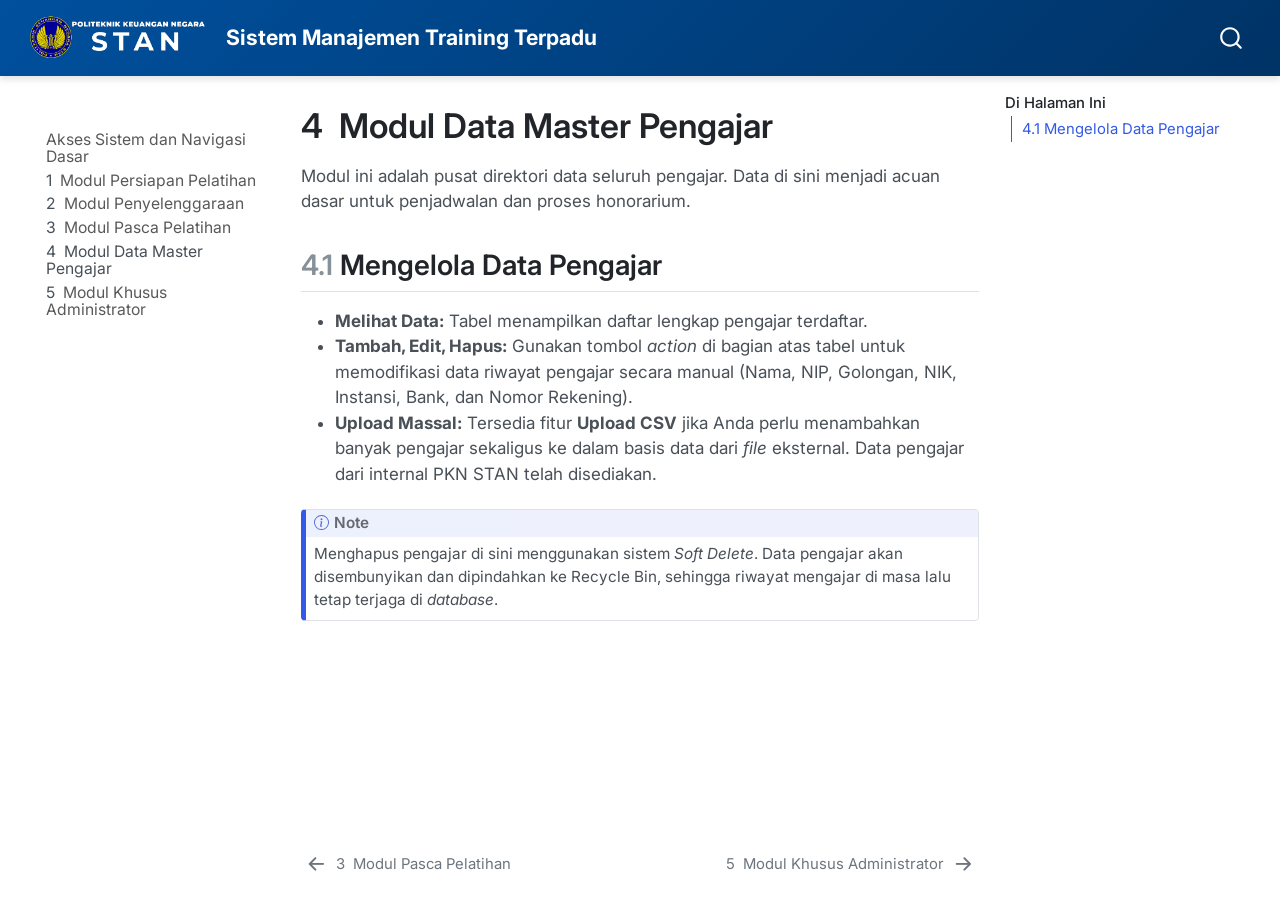
<file: _book/master.html>
<!DOCTYPE html>
<html xmlns="http://www.w3.org/1999/xhtml" lang="en" xml:lang="en"><head>

<meta charset="utf-8">
<meta name="generator" content="quarto-1.8.25">

<meta name="viewport" content="width=device-width, initial-scale=1.0, user-scalable=yes">


<title>4&nbsp; Modul Data Master Pengajar – Panduan Pengguna SMART</title>
<style>
code{white-space: pre-wrap;}
span.smallcaps{font-variant: small-caps;}
div.columns{display: flex; gap: min(4vw, 1.5em);}
div.column{flex: auto; overflow-x: auto;}
div.hanging-indent{margin-left: 1.5em; text-indent: -1.5em;}
ul.task-list{list-style: none;}
ul.task-list li input[type="checkbox"] {
  width: 0.8em;
  margin: 0 0.8em 0.2em -1em; /* quarto-specific, see https://github.com/quarto-dev/quarto-cli/issues/4556 */ 
  vertical-align: middle;
}
</style>


<script src="site_libs/quarto-nav/quarto-nav.js"></script>
<script src="site_libs/quarto-nav/headroom.min.js"></script>
<script src="site_libs/clipboard/clipboard.min.js"></script>
<script src="site_libs/quarto-search/autocomplete.umd.js"></script>
<script src="site_libs/quarto-search/fuse.min.js"></script>
<script src="site_libs/quarto-search/quarto-search.js"></script>
<meta name="quarto:offset" content="./">
<link href="./admin.html" rel="next">
<link href="./pasca.html" rel="prev">
<link href="./images/favicon.png" rel="icon" type="image/png">
<script src="site_libs/quarto-html/quarto.js" type="module"></script>
<script src="site_libs/quarto-html/tabsets/tabsets.js" type="module"></script>
<script src="site_libs/quarto-html/axe/axe-check.js" type="module"></script>
<script src="site_libs/quarto-html/popper.min.js"></script>
<script src="site_libs/quarto-html/tippy.umd.min.js"></script>
<script src="site_libs/quarto-html/anchor.min.js"></script>
<link href="site_libs/quarto-html/tippy.css" rel="stylesheet">
<link href="site_libs/quarto-html/quarto-syntax-highlighting-7b89279ff1a6dce999919e0e67d4d9ec.css" rel="stylesheet" id="quarto-text-highlighting-styles">
<script src="site_libs/bootstrap/bootstrap.min.js"></script>
<link href="site_libs/bootstrap/bootstrap-icons.css" rel="stylesheet">
<link href="site_libs/bootstrap/bootstrap-1fe196a0a4c74be69ef9d461e35ba4d2.min.css" rel="stylesheet" append-hash="true" id="quarto-bootstrap" data-mode="light">
<script id="quarto-search-options" type="application/json">{
  "location": "navbar",
  "copy-button": false,
  "collapse-after": 3,
  "panel-placement": "end",
  "type": "overlay",
  "limit": 50,
  "keyboard-shortcut": [
    "f",
    "/",
    "s"
  ],
  "show-item-context": false,
  "language": {
    "search-no-results-text": "No results",
    "search-matching-documents-text": "matching documents",
    "search-copy-link-title": "Copy link to search",
    "search-hide-matches-text": "Hide additional matches",
    "search-more-match-text": "more match in this document",
    "search-more-matches-text": "more matches in this document",
    "search-clear-button-title": "Clear",
    "search-text-placeholder": "",
    "search-detached-cancel-button-title": "Cancel",
    "search-submit-button-title": "Submit",
    "search-label": "Search"
  }
}</script>
<style>html{ scroll-behavior: smooth; }</style>


</head>

<body class="nav-sidebar floating nav-fixed quarto-light">

<div id="quarto-search-results"></div>
  <header id="quarto-header" class="headroom fixed-top">
    <nav class="navbar navbar-expand-lg " data-bs-theme="dark">
      <div class="navbar-container container-fluid">
      <div class="navbar-brand-container mx-auto">
    <a href="./index.html" class="navbar-brand navbar-brand-logo">
    <img src="./images/PKNlogo.png" alt="" class="navbar-logo light-content">
    <img src="./images/PKNlogo.png" alt="" class="navbar-logo dark-content">
    </a>
    <a class="navbar-brand" href="./index.html">
    <span class="navbar-title">Sistem Manajemen Training Terpadu</span>
    </a>
  </div>
        <div class="quarto-navbar-tools tools-end">
</div>
          <div id="quarto-search" class="" title="Search"></div>
      </div> <!-- /container-fluid -->
    </nav>
  <nav class="quarto-secondary-nav">
    <div class="container-fluid d-flex">
      <button type="button" class="quarto-btn-toggle btn" data-bs-toggle="collapse" role="button" data-bs-target=".quarto-sidebar-collapse-item" aria-controls="quarto-sidebar" aria-expanded="false" aria-label="Toggle sidebar navigation" onclick="if (window.quartoToggleHeadroom) { window.quartoToggleHeadroom(); }">
        <i class="bi bi-layout-text-sidebar-reverse"></i>
      </button>
        <nav class="quarto-page-breadcrumbs" aria-label="breadcrumb"><ol class="breadcrumb"><li class="breadcrumb-item"><a href="./master.html"><span class="chapter-number">4</span>&nbsp; <span class="chapter-title">Modul Data Master Pengajar</span></a></li></ol></nav>
        <a class="flex-grow-1" role="navigation" data-bs-toggle="collapse" data-bs-target=".quarto-sidebar-collapse-item" aria-controls="quarto-sidebar" aria-expanded="false" aria-label="Toggle sidebar navigation" onclick="if (window.quartoToggleHeadroom) { window.quartoToggleHeadroom(); }">      
        </a>
    </div>
  </nav>
</header>
<!-- content -->
<div id="quarto-content" class="quarto-container page-columns page-rows-contents page-layout-article page-navbar">
<!-- sidebar -->
  <nav id="quarto-sidebar" class="sidebar collapse collapse-horizontal quarto-sidebar-collapse-item sidebar-navigation floating overflow-auto">
    <div class="pt-lg-2 mt-2 text-left sidebar-header sidebar-header-stacked">
      <a href="./index.html" class="sidebar-logo-link">
      </a>
      </div>
    <div class="sidebar-menu-container"> 
    <ul class="list-unstyled mt-1">
        <li class="sidebar-item">
  <div class="sidebar-item-container"> 
  <a href="./index.html" class="sidebar-item-text sidebar-link">
 <span class="menu-text">Akses Sistem dan Navigasi Dasar</span></a>
  </div>
</li>
        <li class="sidebar-item">
  <div class="sidebar-item-container"> 
  <a href="./persiapan.html" class="sidebar-item-text sidebar-link">
 <span class="menu-text"><span class="chapter-number">1</span>&nbsp; <span class="chapter-title">Modul Persiapan Pelatihan</span></span></a>
  </div>
</li>
        <li class="sidebar-item">
  <div class="sidebar-item-container"> 
  <a href="./penyelenggaraan.html" class="sidebar-item-text sidebar-link">
 <span class="menu-text"><span class="chapter-number">2</span>&nbsp; <span class="chapter-title">Modul Penyelenggaraan</span></span></a>
  </div>
</li>
        <li class="sidebar-item">
  <div class="sidebar-item-container"> 
  <a href="./pasca.html" class="sidebar-item-text sidebar-link">
 <span class="menu-text"><span class="chapter-number">3</span>&nbsp; <span class="chapter-title">Modul Pasca Pelatihan</span></span></a>
  </div>
</li>
        <li class="sidebar-item">
  <div class="sidebar-item-container"> 
  <a href="./master.html" class="sidebar-item-text sidebar-link active">
 <span class="menu-text"><span class="chapter-number">4</span>&nbsp; <span class="chapter-title">Modul Data Master Pengajar</span></span></a>
  </div>
</li>
        <li class="sidebar-item">
  <div class="sidebar-item-container"> 
  <a href="./admin.html" class="sidebar-item-text sidebar-link">
 <span class="menu-text"><span class="chapter-number">5</span>&nbsp; <span class="chapter-title">Modul Khusus Administrator</span></span></a>
  </div>
</li>
    </ul>
    </div>
</nav>
<div id="quarto-sidebar-glass" class="quarto-sidebar-collapse-item" data-bs-toggle="collapse" data-bs-target=".quarto-sidebar-collapse-item"></div>
<!-- margin-sidebar -->
    <div id="quarto-margin-sidebar" class="sidebar margin-sidebar">
        <nav id="TOC" role="doc-toc" class="toc-active">
    <h2 id="toc-title">Di Halaman Ini</h2>
   
  <ul>
  <li><a href="#mengelola-data-pengajar" id="toc-mengelola-data-pengajar" class="nav-link active" data-scroll-target="#mengelola-data-pengajar"><span class="header-section-number">4.1</span> Mengelola Data Pengajar</a></li>
  </ul>
</nav>
    </div>
<!-- main -->
<main class="content" id="quarto-document-content">

<header id="title-block-header" class="quarto-title-block default">
<div class="quarto-title">
<h1 class="title"><span class="chapter-number">4</span>&nbsp; <span class="chapter-title">Modul Data Master Pengajar</span></h1>
</div>



<div class="quarto-title-meta">

    
  
    
  </div>
  


</header>


<p>Modul ini adalah pusat direktori data seluruh pengajar. Data di sini menjadi acuan dasar untuk penjadwalan dan proses honorarium.</p>
<section id="mengelola-data-pengajar" class="level2" data-number="4.1">
<h2 data-number="4.1" class="anchored" data-anchor-id="mengelola-data-pengajar"><span class="header-section-number">4.1</span> Mengelola Data Pengajar</h2>
<ul>
<li><strong>Melihat Data:</strong> Tabel menampilkan daftar lengkap pengajar terdaftar.</li>
<li><strong>Tambah, Edit, Hapus:</strong> Gunakan tombol <em>action</em> di bagian atas tabel untuk memodifikasi data riwayat pengajar secara manual (Nama, NIP, Golongan, NIK, Instansi, Bank, dan Nomor Rekening).</li>
<li><strong>Upload Massal:</strong> Tersedia fitur <strong>Upload CSV</strong> jika Anda perlu menambahkan banyak pengajar sekaligus ke dalam basis data dari <em>file</em> eksternal. Data pengajar dari internal PKN STAN telah disediakan.</li>
</ul>
<div class="callout callout-style-default callout-note callout-titled">
<div class="callout-header d-flex align-content-center">
<div class="callout-icon-container">
<i class="callout-icon"></i>
</div>
<div class="callout-title-container flex-fill">
Note
</div>
</div>
<div class="callout-body-container callout-body">
<p>Menghapus pengajar di sini menggunakan sistem <em>Soft Delete</em>. Data pengajar akan disembunyikan dan dipindahkan ke Recycle Bin, sehingga riwayat mengajar di masa lalu tetap terjaga di <em>database</em>.</p>
</div>
</div>


</section>

</main> <!-- /main -->
<script id="quarto-html-after-body" type="application/javascript">
  window.document.addEventListener("DOMContentLoaded", function (event) {
    const icon = "";
    const anchorJS = new window.AnchorJS();
    anchorJS.options = {
      placement: 'right',
      icon: icon
    };
    anchorJS.add('.anchored');
    const isCodeAnnotation = (el) => {
      for (const clz of el.classList) {
        if (clz.startsWith('code-annotation-')) {                     
          return true;
        }
      }
      return false;
    }
    const onCopySuccess = function(e) {
      // button target
      const button = e.trigger;
      // don't keep focus
      button.blur();
      // flash "checked"
      button.classList.add('code-copy-button-checked');
      var currentTitle = button.getAttribute("title");
      button.setAttribute("title", "Copied!");
      let tooltip;
      if (window.bootstrap) {
        button.setAttribute("data-bs-toggle", "tooltip");
        button.setAttribute("data-bs-placement", "left");
        button.setAttribute("data-bs-title", "Copied!");
        tooltip = new bootstrap.Tooltip(button, 
          { trigger: "manual", 
            customClass: "code-copy-button-tooltip",
            offset: [0, -8]});
        tooltip.show();    
      }
      setTimeout(function() {
        if (tooltip) {
          tooltip.hide();
          button.removeAttribute("data-bs-title");
          button.removeAttribute("data-bs-toggle");
          button.removeAttribute("data-bs-placement");
        }
        button.setAttribute("title", currentTitle);
        button.classList.remove('code-copy-button-checked');
      }, 1000);
      // clear code selection
      e.clearSelection();
    }
    const getTextToCopy = function(trigger) {
      const outerScaffold = trigger.parentElement.cloneNode(true);
      const codeEl = outerScaffold.querySelector('code');
      for (const childEl of codeEl.children) {
        if (isCodeAnnotation(childEl)) {
          childEl.remove();
        }
      }
      return codeEl.innerText;
    }
    const clipboard = new window.ClipboardJS('.code-copy-button:not([data-in-quarto-modal])', {
      text: getTextToCopy
    });
    clipboard.on('success', onCopySuccess);
    if (window.document.getElementById('quarto-embedded-source-code-modal')) {
      const clipboardModal = new window.ClipboardJS('.code-copy-button[data-in-quarto-modal]', {
        text: getTextToCopy,
        container: window.document.getElementById('quarto-embedded-source-code-modal')
      });
      clipboardModal.on('success', onCopySuccess);
    }
      var localhostRegex = new RegExp(/^(?:http|https):\/\/localhost\:?[0-9]*\//);
      var mailtoRegex = new RegExp(/^mailto:/);
        var filterRegex = new RegExp('/' + window.location.host + '/');
      var isInternal = (href) => {
          return filterRegex.test(href) || localhostRegex.test(href) || mailtoRegex.test(href);
      }
      // Inspect non-navigation links and adorn them if external
     var links = window.document.querySelectorAll('a[href]:not(.nav-link):not(.navbar-brand):not(.toc-action):not(.sidebar-link):not(.sidebar-item-toggle):not(.pagination-link):not(.no-external):not([aria-hidden]):not(.dropdown-item):not(.quarto-navigation-tool):not(.about-link)');
      for (var i=0; i<links.length; i++) {
        const link = links[i];
        if (!isInternal(link.href)) {
          // undo the damage that might have been done by quarto-nav.js in the case of
          // links that we want to consider external
          if (link.dataset.originalHref !== undefined) {
            link.href = link.dataset.originalHref;
          }
        }
      }
    function tippyHover(el, contentFn, onTriggerFn, onUntriggerFn) {
      const config = {
        allowHTML: true,
        maxWidth: 500,
        delay: 100,
        arrow: false,
        appendTo: function(el) {
            return el.parentElement;
        },
        interactive: true,
        interactiveBorder: 10,
        theme: 'quarto',
        placement: 'bottom-start',
      };
      if (contentFn) {
        config.content = contentFn;
      }
      if (onTriggerFn) {
        config.onTrigger = onTriggerFn;
      }
      if (onUntriggerFn) {
        config.onUntrigger = onUntriggerFn;
      }
      window.tippy(el, config); 
    }
    const noterefs = window.document.querySelectorAll('a[role="doc-noteref"]');
    for (var i=0; i<noterefs.length; i++) {
      const ref = noterefs[i];
      tippyHover(ref, function() {
        // use id or data attribute instead here
        let href = ref.getAttribute('data-footnote-href') || ref.getAttribute('href');
        try { href = new URL(href).hash; } catch {}
        const id = href.replace(/^#\/?/, "");
        const note = window.document.getElementById(id);
        if (note) {
          return note.innerHTML;
        } else {
          return "";
        }
      });
    }
    const xrefs = window.document.querySelectorAll('a.quarto-xref');
    const processXRef = (id, note) => {
      // Strip column container classes
      const stripColumnClz = (el) => {
        el.classList.remove("page-full", "page-columns");
        if (el.children) {
          for (const child of el.children) {
            stripColumnClz(child);
          }
        }
      }
      stripColumnClz(note)
      if (id === null || id.startsWith('sec-')) {
        // Special case sections, only their first couple elements
        const container = document.createElement("div");
        if (note.children && note.children.length > 2) {
          container.appendChild(note.children[0].cloneNode(true));
          for (let i = 1; i < note.children.length; i++) {
            const child = note.children[i];
            if (child.tagName === "P" && child.innerText === "") {
              continue;
            } else {
              container.appendChild(child.cloneNode(true));
              break;
            }
          }
          if (window.Quarto?.typesetMath) {
            window.Quarto.typesetMath(container);
          }
          return container.innerHTML
        } else {
          if (window.Quarto?.typesetMath) {
            window.Quarto.typesetMath(note);
          }
          return note.innerHTML;
        }
      } else {
        // Remove any anchor links if they are present
        const anchorLink = note.querySelector('a.anchorjs-link');
        if (anchorLink) {
          anchorLink.remove();
        }
        if (window.Quarto?.typesetMath) {
          window.Quarto.typesetMath(note);
        }
        if (note.classList.contains("callout")) {
          return note.outerHTML;
        } else {
          return note.innerHTML;
        }
      }
    }
    for (var i=0; i<xrefs.length; i++) {
      const xref = xrefs[i];
      tippyHover(xref, undefined, function(instance) {
        instance.disable();
        let url = xref.getAttribute('href');
        let hash = undefined; 
        if (url.startsWith('#')) {
          hash = url;
        } else {
          try { hash = new URL(url).hash; } catch {}
        }
        if (hash) {
          const id = hash.replace(/^#\/?/, "");
          const note = window.document.getElementById(id);
          if (note !== null) {
            try {
              const html = processXRef(id, note.cloneNode(true));
              instance.setContent(html);
            } finally {
              instance.enable();
              instance.show();
            }
          } else {
            // See if we can fetch this
            fetch(url.split('#')[0])
            .then(res => res.text())
            .then(html => {
              const parser = new DOMParser();
              const htmlDoc = parser.parseFromString(html, "text/html");
              const note = htmlDoc.getElementById(id);
              if (note !== null) {
                const html = processXRef(id, note);
                instance.setContent(html);
              } 
            }).finally(() => {
              instance.enable();
              instance.show();
            });
          }
        } else {
          // See if we can fetch a full url (with no hash to target)
          // This is a special case and we should probably do some content thinning / targeting
          fetch(url)
          .then(res => res.text())
          .then(html => {
            const parser = new DOMParser();
            const htmlDoc = parser.parseFromString(html, "text/html");
            const note = htmlDoc.querySelector('main.content');
            if (note !== null) {
              // This should only happen for chapter cross references
              // (since there is no id in the URL)
              // remove the first header
              if (note.children.length > 0 && note.children[0].tagName === "HEADER") {
                note.children[0].remove();
              }
              const html = processXRef(null, note);
              instance.setContent(html);
            } 
          }).finally(() => {
            instance.enable();
            instance.show();
          });
        }
      }, function(instance) {
      });
    }
        let selectedAnnoteEl;
        const selectorForAnnotation = ( cell, annotation) => {
          let cellAttr = 'data-code-cell="' + cell + '"';
          let lineAttr = 'data-code-annotation="' +  annotation + '"';
          const selector = 'span[' + cellAttr + '][' + lineAttr + ']';
          return selector;
        }
        const selectCodeLines = (annoteEl) => {
          const doc = window.document;
          const targetCell = annoteEl.getAttribute("data-target-cell");
          const targetAnnotation = annoteEl.getAttribute("data-target-annotation");
          const annoteSpan = window.document.querySelector(selectorForAnnotation(targetCell, targetAnnotation));
          const lines = annoteSpan.getAttribute("data-code-lines").split(",");
          const lineIds = lines.map((line) => {
            return targetCell + "-" + line;
          })
          let top = null;
          let height = null;
          let parent = null;
          if (lineIds.length > 0) {
              //compute the position of the single el (top and bottom and make a div)
              const el = window.document.getElementById(lineIds[0]);
              top = el.offsetTop;
              height = el.offsetHeight;
              parent = el.parentElement.parentElement;
            if (lineIds.length > 1) {
              const lastEl = window.document.getElementById(lineIds[lineIds.length - 1]);
              const bottom = lastEl.offsetTop + lastEl.offsetHeight;
              height = bottom - top;
            }
            if (top !== null && height !== null && parent !== null) {
              // cook up a div (if necessary) and position it 
              let div = window.document.getElementById("code-annotation-line-highlight");
              if (div === null) {
                div = window.document.createElement("div");
                div.setAttribute("id", "code-annotation-line-highlight");
                div.style.position = 'absolute';
                parent.appendChild(div);
              }
              div.style.top = top - 2 + "px";
              div.style.height = height + 4 + "px";
              div.style.left = 0;
              let gutterDiv = window.document.getElementById("code-annotation-line-highlight-gutter");
              if (gutterDiv === null) {
                gutterDiv = window.document.createElement("div");
                gutterDiv.setAttribute("id", "code-annotation-line-highlight-gutter");
                gutterDiv.style.position = 'absolute';
                const codeCell = window.document.getElementById(targetCell);
                const gutter = codeCell.querySelector('.code-annotation-gutter');
                gutter.appendChild(gutterDiv);
              }
              gutterDiv.style.top = top - 2 + "px";
              gutterDiv.style.height = height + 4 + "px";
            }
            selectedAnnoteEl = annoteEl;
          }
        };
        const unselectCodeLines = () => {
          const elementsIds = ["code-annotation-line-highlight", "code-annotation-line-highlight-gutter"];
          elementsIds.forEach((elId) => {
            const div = window.document.getElementById(elId);
            if (div) {
              div.remove();
            }
          });
          selectedAnnoteEl = undefined;
        };
          // Handle positioning of the toggle
      window.addEventListener(
        "resize",
        throttle(() => {
          elRect = undefined;
          if (selectedAnnoteEl) {
            selectCodeLines(selectedAnnoteEl);
          }
        }, 10)
      );
      function throttle(fn, ms) {
      let throttle = false;
      let timer;
        return (...args) => {
          if(!throttle) { // first call gets through
              fn.apply(this, args);
              throttle = true;
          } else { // all the others get throttled
              if(timer) clearTimeout(timer); // cancel #2
              timer = setTimeout(() => {
                fn.apply(this, args);
                timer = throttle = false;
              }, ms);
          }
        };
      }
        // Attach click handler to the DT
        const annoteDls = window.document.querySelectorAll('dt[data-target-cell]');
        for (const annoteDlNode of annoteDls) {
          annoteDlNode.addEventListener('click', (event) => {
            const clickedEl = event.target;
            if (clickedEl !== selectedAnnoteEl) {
              unselectCodeLines();
              const activeEl = window.document.querySelector('dt[data-target-cell].code-annotation-active');
              if (activeEl) {
                activeEl.classList.remove('code-annotation-active');
              }
              selectCodeLines(clickedEl);
              clickedEl.classList.add('code-annotation-active');
            } else {
              // Unselect the line
              unselectCodeLines();
              clickedEl.classList.remove('code-annotation-active');
            }
          });
        }
    const findCites = (el) => {
      const parentEl = el.parentElement;
      if (parentEl) {
        const cites = parentEl.dataset.cites;
        if (cites) {
          return {
            el,
            cites: cites.split(' ')
          };
        } else {
          return findCites(el.parentElement)
        }
      } else {
        return undefined;
      }
    };
    var bibliorefs = window.document.querySelectorAll('a[role="doc-biblioref"]');
    for (var i=0; i<bibliorefs.length; i++) {
      const ref = bibliorefs[i];
      const citeInfo = findCites(ref);
      if (citeInfo) {
        tippyHover(citeInfo.el, function() {
          var popup = window.document.createElement('div');
          citeInfo.cites.forEach(function(cite) {
            var citeDiv = window.document.createElement('div');
            citeDiv.classList.add('hanging-indent');
            citeDiv.classList.add('csl-entry');
            var biblioDiv = window.document.getElementById('ref-' + cite);
            if (biblioDiv) {
              citeDiv.innerHTML = biblioDiv.innerHTML;
            }
            popup.appendChild(citeDiv);
          });
          return popup.innerHTML;
        });
      }
    }
  });
  </script>
<nav class="page-navigation">
  <div class="nav-page nav-page-previous">
      <a href="./pasca.html" class="pagination-link" aria-label="Modul Pasca Pelatihan">
        <i class="bi bi-arrow-left-short"></i> <span class="nav-page-text"><span class="chapter-number">3</span>&nbsp; <span class="chapter-title">Modul Pasca Pelatihan</span></span>
      </a>          
  </div>
  <div class="nav-page nav-page-next">
      <a href="./admin.html" class="pagination-link" aria-label="Modul Khusus Administrator">
        <span class="nav-page-text"><span class="chapter-number">5</span>&nbsp; <span class="chapter-title">Modul Khusus Administrator</span></span> <i class="bi bi-arrow-right-short"></i>
      </a>
  </div>
</nav>
</div> <!-- /content -->




<script src="site_libs/quarto-html/zenscroll-min.js"></script>
</body></html>
</file>
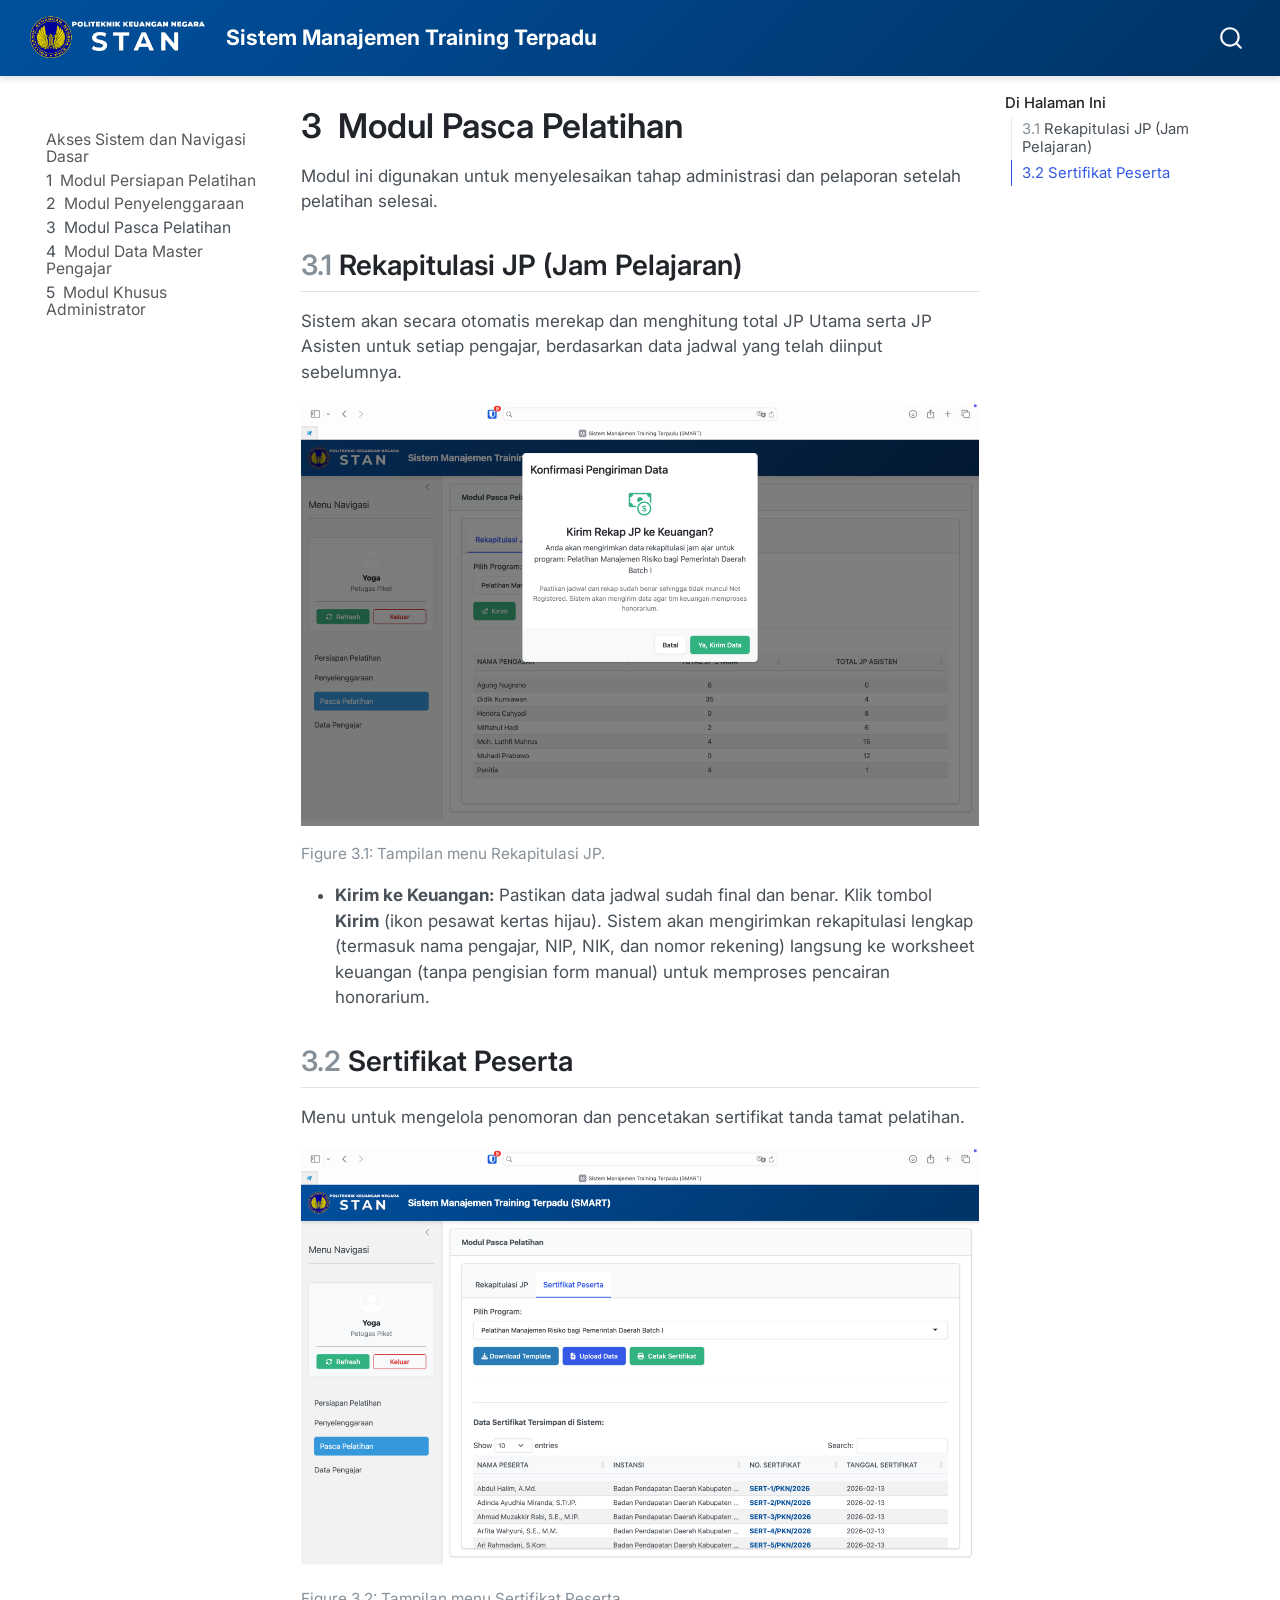
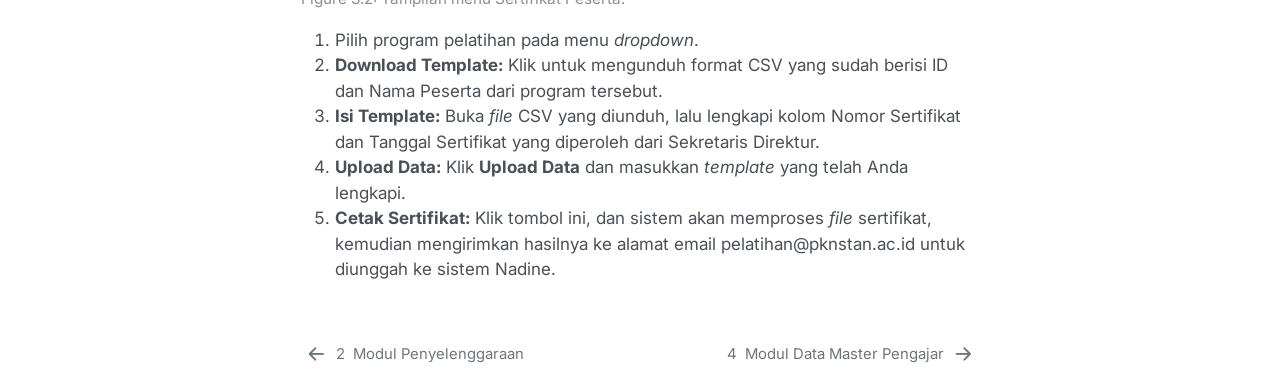
<file: _book/pasca.html>
<!DOCTYPE html>
<html xmlns="http://www.w3.org/1999/xhtml" lang="en" xml:lang="en"><head>

<meta charset="utf-8">
<meta name="generator" content="quarto-1.8.25">

<meta name="viewport" content="width=device-width, initial-scale=1.0, user-scalable=yes">


<title>3&nbsp; Modul Pasca Pelatihan – Panduan Pengguna SMART</title>
<style>
code{white-space: pre-wrap;}
span.smallcaps{font-variant: small-caps;}
div.columns{display: flex; gap: min(4vw, 1.5em);}
div.column{flex: auto; overflow-x: auto;}
div.hanging-indent{margin-left: 1.5em; text-indent: -1.5em;}
ul.task-list{list-style: none;}
ul.task-list li input[type="checkbox"] {
  width: 0.8em;
  margin: 0 0.8em 0.2em -1em; /* quarto-specific, see https://github.com/quarto-dev/quarto-cli/issues/4556 */ 
  vertical-align: middle;
}
</style>


<script src="site_libs/quarto-nav/quarto-nav.js"></script>
<script src="site_libs/quarto-nav/headroom.min.js"></script>
<script src="site_libs/clipboard/clipboard.min.js"></script>
<script src="site_libs/quarto-search/autocomplete.umd.js"></script>
<script src="site_libs/quarto-search/fuse.min.js"></script>
<script src="site_libs/quarto-search/quarto-search.js"></script>
<meta name="quarto:offset" content="./">
<link href="./master.html" rel="next">
<link href="./penyelenggaraan.html" rel="prev">
<link href="./images/favicon.png" rel="icon" type="image/png">
<script src="site_libs/quarto-html/quarto.js" type="module"></script>
<script src="site_libs/quarto-html/tabsets/tabsets.js" type="module"></script>
<script src="site_libs/quarto-html/axe/axe-check.js" type="module"></script>
<script src="site_libs/quarto-html/popper.min.js"></script>
<script src="site_libs/quarto-html/tippy.umd.min.js"></script>
<script src="site_libs/quarto-html/anchor.min.js"></script>
<link href="site_libs/quarto-html/tippy.css" rel="stylesheet">
<link href="site_libs/quarto-html/quarto-syntax-highlighting-7b89279ff1a6dce999919e0e67d4d9ec.css" rel="stylesheet" id="quarto-text-highlighting-styles">
<script src="site_libs/bootstrap/bootstrap.min.js"></script>
<link href="site_libs/bootstrap/bootstrap-icons.css" rel="stylesheet">
<link href="site_libs/bootstrap/bootstrap-1fe196a0a4c74be69ef9d461e35ba4d2.min.css" rel="stylesheet" append-hash="true" id="quarto-bootstrap" data-mode="light">
<script id="quarto-search-options" type="application/json">{
  "location": "navbar",
  "copy-button": false,
  "collapse-after": 3,
  "panel-placement": "end",
  "type": "overlay",
  "limit": 50,
  "keyboard-shortcut": [
    "f",
    "/",
    "s"
  ],
  "show-item-context": false,
  "language": {
    "search-no-results-text": "No results",
    "search-matching-documents-text": "matching documents",
    "search-copy-link-title": "Copy link to search",
    "search-hide-matches-text": "Hide additional matches",
    "search-more-match-text": "more match in this document",
    "search-more-matches-text": "more matches in this document",
    "search-clear-button-title": "Clear",
    "search-text-placeholder": "",
    "search-detached-cancel-button-title": "Cancel",
    "search-submit-button-title": "Submit",
    "search-label": "Search"
  }
}</script>
<style>html{ scroll-behavior: smooth; }</style>


</head>

<body class="nav-sidebar floating nav-fixed quarto-light">

<div id="quarto-search-results"></div>
  <header id="quarto-header" class="headroom fixed-top">
    <nav class="navbar navbar-expand-lg " data-bs-theme="dark">
      <div class="navbar-container container-fluid">
      <div class="navbar-brand-container mx-auto">
    <a href="./index.html" class="navbar-brand navbar-brand-logo">
    <img src="./images/PKNlogo.png" alt="" class="navbar-logo light-content">
    <img src="./images/PKNlogo.png" alt="" class="navbar-logo dark-content">
    </a>
    <a class="navbar-brand" href="./index.html">
    <span class="navbar-title">Sistem Manajemen Training Terpadu</span>
    </a>
  </div>
        <div class="quarto-navbar-tools tools-end">
</div>
          <div id="quarto-search" class="" title="Search"></div>
      </div> <!-- /container-fluid -->
    </nav>
  <nav class="quarto-secondary-nav">
    <div class="container-fluid d-flex">
      <button type="button" class="quarto-btn-toggle btn" data-bs-toggle="collapse" role="button" data-bs-target=".quarto-sidebar-collapse-item" aria-controls="quarto-sidebar" aria-expanded="false" aria-label="Toggle sidebar navigation" onclick="if (window.quartoToggleHeadroom) { window.quartoToggleHeadroom(); }">
        <i class="bi bi-layout-text-sidebar-reverse"></i>
      </button>
        <nav class="quarto-page-breadcrumbs" aria-label="breadcrumb"><ol class="breadcrumb"><li class="breadcrumb-item"><a href="./pasca.html"><span class="chapter-number">3</span>&nbsp; <span class="chapter-title">Modul Pasca Pelatihan</span></a></li></ol></nav>
        <a class="flex-grow-1" role="navigation" data-bs-toggle="collapse" data-bs-target=".quarto-sidebar-collapse-item" aria-controls="quarto-sidebar" aria-expanded="false" aria-label="Toggle sidebar navigation" onclick="if (window.quartoToggleHeadroom) { window.quartoToggleHeadroom(); }">      
        </a>
    </div>
  </nav>
</header>
<!-- content -->
<div id="quarto-content" class="quarto-container page-columns page-rows-contents page-layout-article page-navbar">
<!-- sidebar -->
  <nav id="quarto-sidebar" class="sidebar collapse collapse-horizontal quarto-sidebar-collapse-item sidebar-navigation floating overflow-auto">
    <div class="pt-lg-2 mt-2 text-left sidebar-header sidebar-header-stacked">
      <a href="./index.html" class="sidebar-logo-link">
      </a>
      </div>
    <div class="sidebar-menu-container"> 
    <ul class="list-unstyled mt-1">
        <li class="sidebar-item">
  <div class="sidebar-item-container"> 
  <a href="./index.html" class="sidebar-item-text sidebar-link">
 <span class="menu-text">Akses Sistem dan Navigasi Dasar</span></a>
  </div>
</li>
        <li class="sidebar-item">
  <div class="sidebar-item-container"> 
  <a href="./persiapan.html" class="sidebar-item-text sidebar-link">
 <span class="menu-text"><span class="chapter-number">1</span>&nbsp; <span class="chapter-title">Modul Persiapan Pelatihan</span></span></a>
  </div>
</li>
        <li class="sidebar-item">
  <div class="sidebar-item-container"> 
  <a href="./penyelenggaraan.html" class="sidebar-item-text sidebar-link">
 <span class="menu-text"><span class="chapter-number">2</span>&nbsp; <span class="chapter-title">Modul Penyelenggaraan</span></span></a>
  </div>
</li>
        <li class="sidebar-item">
  <div class="sidebar-item-container"> 
  <a href="./pasca.html" class="sidebar-item-text sidebar-link active">
 <span class="menu-text"><span class="chapter-number">3</span>&nbsp; <span class="chapter-title">Modul Pasca Pelatihan</span></span></a>
  </div>
</li>
        <li class="sidebar-item">
  <div class="sidebar-item-container"> 
  <a href="./master.html" class="sidebar-item-text sidebar-link">
 <span class="menu-text"><span class="chapter-number">4</span>&nbsp; <span class="chapter-title">Modul Data Master Pengajar</span></span></a>
  </div>
</li>
        <li class="sidebar-item">
  <div class="sidebar-item-container"> 
  <a href="./admin.html" class="sidebar-item-text sidebar-link">
 <span class="menu-text"><span class="chapter-number">5</span>&nbsp; <span class="chapter-title">Modul Khusus Administrator</span></span></a>
  </div>
</li>
    </ul>
    </div>
</nav>
<div id="quarto-sidebar-glass" class="quarto-sidebar-collapse-item" data-bs-toggle="collapse" data-bs-target=".quarto-sidebar-collapse-item"></div>
<!-- margin-sidebar -->
    <div id="quarto-margin-sidebar" class="sidebar margin-sidebar">
        <nav id="TOC" role="doc-toc" class="toc-active">
    <h2 id="toc-title">Di Halaman Ini</h2>
   
  <ul>
  <li><a href="#rekapitulasi-jp-jam-pelajaran" id="toc-rekapitulasi-jp-jam-pelajaran" class="nav-link active" data-scroll-target="#rekapitulasi-jp-jam-pelajaran"><span class="header-section-number">3.1</span> Rekapitulasi JP (Jam Pelajaran)</a></li>
  <li><a href="#sertifikat-peserta" id="toc-sertifikat-peserta" class="nav-link" data-scroll-target="#sertifikat-peserta"><span class="header-section-number">3.2</span> Sertifikat Peserta</a></li>
  </ul>
</nav>
    </div>
<!-- main -->
<main class="content" id="quarto-document-content">

<header id="title-block-header" class="quarto-title-block default">
<div class="quarto-title">
<h1 class="title"><span class="chapter-number">3</span>&nbsp; <span class="chapter-title">Modul Pasca Pelatihan</span></h1>
</div>



<div class="quarto-title-meta">

    
  
    
  </div>
  


</header>


<p>Modul ini digunakan untuk menyelesaikan tahap administrasi dan pelaporan setelah pelatihan selesai.</p>
<section id="rekapitulasi-jp-jam-pelajaran" class="level2" data-number="3.1">
<h2 data-number="3.1" class="anchored" data-anchor-id="rekapitulasi-jp-jam-pelajaran"><span class="header-section-number">3.1</span> Rekapitulasi JP (Jam Pelajaran)</h2>
<p>Sistem akan secara otomatis merekap dan menghitung total JP Utama serta JP Asisten untuk setiap pengajar, berdasarkan data jadwal yang telah diinput sebelumnya.</p>
<div id="fig-rekap-jp" class="quarto-float quarto-figure quarto-figure-center anchored" data-fig-align="center">
<figure class="quarto-float quarto-float-fig figure">
<div aria-describedby="fig-rekap-jp-caption-0ceaefa1-69ba-4598-a22c-09a6ac19f8ca">
<img src="images/04-rekap-jp.png" class="img-fluid quarto-figure quarto-figure-center figure-img" style="width:100.0%">
</div>
<figcaption class="quarto-float-caption-bottom quarto-float-caption quarto-float-fig" id="fig-rekap-jp-caption-0ceaefa1-69ba-4598-a22c-09a6ac19f8ca">
Figure&nbsp;3.1: Tampilan menu Rekapitulasi JP.
</figcaption>
</figure>
</div>
<ul>
<li><strong>Kirim ke Keuangan:</strong> Pastikan data jadwal sudah final dan benar. Klik tombol <strong>Kirim</strong> (ikon pesawat kertas hijau). Sistem akan mengirimkan rekapitulasi lengkap (termasuk nama pengajar, NIP, NIK, dan nomor rekening) langsung ke worksheet keuangan (tanpa pengisian form manual) untuk memproses pencairan honorarium.</li>
</ul>
</section>
<section id="sertifikat-peserta" class="level2" data-number="3.2">
<h2 data-number="3.2" class="anchored" data-anchor-id="sertifikat-peserta"><span class="header-section-number">3.2</span> Sertifikat Peserta</h2>
<p>Menu untuk mengelola penomoran dan pencetakan sertifikat tanda tamat pelatihan.</p>
<div id="fig-sertifikat-peserta" class="quarto-float quarto-figure quarto-figure-center anchored" data-fig-align="center">
<figure class="quarto-float quarto-float-fig figure">
<div aria-describedby="fig-sertifikat-peserta-caption-0ceaefa1-69ba-4598-a22c-09a6ac19f8ca">
<img src="images/04-sertifikat-peserta.png" class="img-fluid quarto-figure quarto-figure-center figure-img" style="width:100.0%">
</div>
<figcaption class="quarto-float-caption-bottom quarto-float-caption quarto-float-fig" id="fig-sertifikat-peserta-caption-0ceaefa1-69ba-4598-a22c-09a6ac19f8ca">
Figure&nbsp;3.2: Tampilan menu Sertifikat Peserta.
</figcaption>
</figure>
</div>
<ol type="1">
<li>Pilih program pelatihan pada menu <em>dropdown</em>.</li>
<li><strong>Download Template:</strong> Klik untuk mengunduh format CSV yang sudah berisi ID dan Nama Peserta dari program tersebut.</li>
<li><strong>Isi Template:</strong> Buka <em>file</em> CSV yang diunduh, lalu lengkapi kolom Nomor Sertifikat dan Tanggal Sertifikat yang diperoleh dari Sekretaris Direktur.</li>
<li><strong>Upload Data:</strong> Klik <strong>Upload Data</strong> dan masukkan <em>template</em> yang telah Anda lengkapi.</li>
<li><strong>Cetak Sertifikat:</strong> Klik tombol ini, dan sistem akan memproses <em>file</em> sertifikat, kemudian mengirimkan hasilnya ke alamat email pelatihan@pknstan.ac.id untuk diunggah ke sistem Nadine.</li>
</ol>


</section>

</main> <!-- /main -->
<script id="quarto-html-after-body" type="application/javascript">
  window.document.addEventListener("DOMContentLoaded", function (event) {
    const icon = "";
    const anchorJS = new window.AnchorJS();
    anchorJS.options = {
      placement: 'right',
      icon: icon
    };
    anchorJS.add('.anchored');
    const isCodeAnnotation = (el) => {
      for (const clz of el.classList) {
        if (clz.startsWith('code-annotation-')) {                     
          return true;
        }
      }
      return false;
    }
    const onCopySuccess = function(e) {
      // button target
      const button = e.trigger;
      // don't keep focus
      button.blur();
      // flash "checked"
      button.classList.add('code-copy-button-checked');
      var currentTitle = button.getAttribute("title");
      button.setAttribute("title", "Copied!");
      let tooltip;
      if (window.bootstrap) {
        button.setAttribute("data-bs-toggle", "tooltip");
        button.setAttribute("data-bs-placement", "left");
        button.setAttribute("data-bs-title", "Copied!");
        tooltip = new bootstrap.Tooltip(button, 
          { trigger: "manual", 
            customClass: "code-copy-button-tooltip",
            offset: [0, -8]});
        tooltip.show();    
      }
      setTimeout(function() {
        if (tooltip) {
          tooltip.hide();
          button.removeAttribute("data-bs-title");
          button.removeAttribute("data-bs-toggle");
          button.removeAttribute("data-bs-placement");
        }
        button.setAttribute("title", currentTitle);
        button.classList.remove('code-copy-button-checked');
      }, 1000);
      // clear code selection
      e.clearSelection();
    }
    const getTextToCopy = function(trigger) {
      const outerScaffold = trigger.parentElement.cloneNode(true);
      const codeEl = outerScaffold.querySelector('code');
      for (const childEl of codeEl.children) {
        if (isCodeAnnotation(childEl)) {
          childEl.remove();
        }
      }
      return codeEl.innerText;
    }
    const clipboard = new window.ClipboardJS('.code-copy-button:not([data-in-quarto-modal])', {
      text: getTextToCopy
    });
    clipboard.on('success', onCopySuccess);
    if (window.document.getElementById('quarto-embedded-source-code-modal')) {
      const clipboardModal = new window.ClipboardJS('.code-copy-button[data-in-quarto-modal]', {
        text: getTextToCopy,
        container: window.document.getElementById('quarto-embedded-source-code-modal')
      });
      clipboardModal.on('success', onCopySuccess);
    }
      var localhostRegex = new RegExp(/^(?:http|https):\/\/localhost\:?[0-9]*\//);
      var mailtoRegex = new RegExp(/^mailto:/);
        var filterRegex = new RegExp('/' + window.location.host + '/');
      var isInternal = (href) => {
          return filterRegex.test(href) || localhostRegex.test(href) || mailtoRegex.test(href);
      }
      // Inspect non-navigation links and adorn them if external
     var links = window.document.querySelectorAll('a[href]:not(.nav-link):not(.navbar-brand):not(.toc-action):not(.sidebar-link):not(.sidebar-item-toggle):not(.pagination-link):not(.no-external):not([aria-hidden]):not(.dropdown-item):not(.quarto-navigation-tool):not(.about-link)');
      for (var i=0; i<links.length; i++) {
        const link = links[i];
        if (!isInternal(link.href)) {
          // undo the damage that might have been done by quarto-nav.js in the case of
          // links that we want to consider external
          if (link.dataset.originalHref !== undefined) {
            link.href = link.dataset.originalHref;
          }
        }
      }
    function tippyHover(el, contentFn, onTriggerFn, onUntriggerFn) {
      const config = {
        allowHTML: true,
        maxWidth: 500,
        delay: 100,
        arrow: false,
        appendTo: function(el) {
            return el.parentElement;
        },
        interactive: true,
        interactiveBorder: 10,
        theme: 'quarto',
        placement: 'bottom-start',
      };
      if (contentFn) {
        config.content = contentFn;
      }
      if (onTriggerFn) {
        config.onTrigger = onTriggerFn;
      }
      if (onUntriggerFn) {
        config.onUntrigger = onUntriggerFn;
      }
      window.tippy(el, config); 
    }
    const noterefs = window.document.querySelectorAll('a[role="doc-noteref"]');
    for (var i=0; i<noterefs.length; i++) {
      const ref = noterefs[i];
      tippyHover(ref, function() {
        // use id or data attribute instead here
        let href = ref.getAttribute('data-footnote-href') || ref.getAttribute('href');
        try { href = new URL(href).hash; } catch {}
        const id = href.replace(/^#\/?/, "");
        const note = window.document.getElementById(id);
        if (note) {
          return note.innerHTML;
        } else {
          return "";
        }
      });
    }
    const xrefs = window.document.querySelectorAll('a.quarto-xref');
    const processXRef = (id, note) => {
      // Strip column container classes
      const stripColumnClz = (el) => {
        el.classList.remove("page-full", "page-columns");
        if (el.children) {
          for (const child of el.children) {
            stripColumnClz(child);
          }
        }
      }
      stripColumnClz(note)
      if (id === null || id.startsWith('sec-')) {
        // Special case sections, only their first couple elements
        const container = document.createElement("div");
        if (note.children && note.children.length > 2) {
          container.appendChild(note.children[0].cloneNode(true));
          for (let i = 1; i < note.children.length; i++) {
            const child = note.children[i];
            if (child.tagName === "P" && child.innerText === "") {
              continue;
            } else {
              container.appendChild(child.cloneNode(true));
              break;
            }
          }
          if (window.Quarto?.typesetMath) {
            window.Quarto.typesetMath(container);
          }
          return container.innerHTML
        } else {
          if (window.Quarto?.typesetMath) {
            window.Quarto.typesetMath(note);
          }
          return note.innerHTML;
        }
      } else {
        // Remove any anchor links if they are present
        const anchorLink = note.querySelector('a.anchorjs-link');
        if (anchorLink) {
          anchorLink.remove();
        }
        if (window.Quarto?.typesetMath) {
          window.Quarto.typesetMath(note);
        }
        if (note.classList.contains("callout")) {
          return note.outerHTML;
        } else {
          return note.innerHTML;
        }
      }
    }
    for (var i=0; i<xrefs.length; i++) {
      const xref = xrefs[i];
      tippyHover(xref, undefined, function(instance) {
        instance.disable();
        let url = xref.getAttribute('href');
        let hash = undefined; 
        if (url.startsWith('#')) {
          hash = url;
        } else {
          try { hash = new URL(url).hash; } catch {}
        }
        if (hash) {
          const id = hash.replace(/^#\/?/, "");
          const note = window.document.getElementById(id);
          if (note !== null) {
            try {
              const html = processXRef(id, note.cloneNode(true));
              instance.setContent(html);
            } finally {
              instance.enable();
              instance.show();
            }
          } else {
            // See if we can fetch this
            fetch(url.split('#')[0])
            .then(res => res.text())
            .then(html => {
              const parser = new DOMParser();
              const htmlDoc = parser.parseFromString(html, "text/html");
              const note = htmlDoc.getElementById(id);
              if (note !== null) {
                const html = processXRef(id, note);
                instance.setContent(html);
              } 
            }).finally(() => {
              instance.enable();
              instance.show();
            });
          }
        } else {
          // See if we can fetch a full url (with no hash to target)
          // This is a special case and we should probably do some content thinning / targeting
          fetch(url)
          .then(res => res.text())
          .then(html => {
            const parser = new DOMParser();
            const htmlDoc = parser.parseFromString(html, "text/html");
            const note = htmlDoc.querySelector('main.content');
            if (note !== null) {
              // This should only happen for chapter cross references
              // (since there is no id in the URL)
              // remove the first header
              if (note.children.length > 0 && note.children[0].tagName === "HEADER") {
                note.children[0].remove();
              }
              const html = processXRef(null, note);
              instance.setContent(html);
            } 
          }).finally(() => {
            instance.enable();
            instance.show();
          });
        }
      }, function(instance) {
      });
    }
        let selectedAnnoteEl;
        const selectorForAnnotation = ( cell, annotation) => {
          let cellAttr = 'data-code-cell="' + cell + '"';
          let lineAttr = 'data-code-annotation="' +  annotation + '"';
          const selector = 'span[' + cellAttr + '][' + lineAttr + ']';
          return selector;
        }
        const selectCodeLines = (annoteEl) => {
          const doc = window.document;
          const targetCell = annoteEl.getAttribute("data-target-cell");
          const targetAnnotation = annoteEl.getAttribute("data-target-annotation");
          const annoteSpan = window.document.querySelector(selectorForAnnotation(targetCell, targetAnnotation));
          const lines = annoteSpan.getAttribute("data-code-lines").split(",");
          const lineIds = lines.map((line) => {
            return targetCell + "-" + line;
          })
          let top = null;
          let height = null;
          let parent = null;
          if (lineIds.length > 0) {
              //compute the position of the single el (top and bottom and make a div)
              const el = window.document.getElementById(lineIds[0]);
              top = el.offsetTop;
              height = el.offsetHeight;
              parent = el.parentElement.parentElement;
            if (lineIds.length > 1) {
              const lastEl = window.document.getElementById(lineIds[lineIds.length - 1]);
              const bottom = lastEl.offsetTop + lastEl.offsetHeight;
              height = bottom - top;
            }
            if (top !== null && height !== null && parent !== null) {
              // cook up a div (if necessary) and position it 
              let div = window.document.getElementById("code-annotation-line-highlight");
              if (div === null) {
                div = window.document.createElement("div");
                div.setAttribute("id", "code-annotation-line-highlight");
                div.style.position = 'absolute';
                parent.appendChild(div);
              }
              div.style.top = top - 2 + "px";
              div.style.height = height + 4 + "px";
              div.style.left = 0;
              let gutterDiv = window.document.getElementById("code-annotation-line-highlight-gutter");
              if (gutterDiv === null) {
                gutterDiv = window.document.createElement("div");
                gutterDiv.setAttribute("id", "code-annotation-line-highlight-gutter");
                gutterDiv.style.position = 'absolute';
                const codeCell = window.document.getElementById(targetCell);
                const gutter = codeCell.querySelector('.code-annotation-gutter');
                gutter.appendChild(gutterDiv);
              }
              gutterDiv.style.top = top - 2 + "px";
              gutterDiv.style.height = height + 4 + "px";
            }
            selectedAnnoteEl = annoteEl;
          }
        };
        const unselectCodeLines = () => {
          const elementsIds = ["code-annotation-line-highlight", "code-annotation-line-highlight-gutter"];
          elementsIds.forEach((elId) => {
            const div = window.document.getElementById(elId);
            if (div) {
              div.remove();
            }
          });
          selectedAnnoteEl = undefined;
        };
          // Handle positioning of the toggle
      window.addEventListener(
        "resize",
        throttle(() => {
          elRect = undefined;
          if (selectedAnnoteEl) {
            selectCodeLines(selectedAnnoteEl);
          }
        }, 10)
      );
      function throttle(fn, ms) {
      let throttle = false;
      let timer;
        return (...args) => {
          if(!throttle) { // first call gets through
              fn.apply(this, args);
              throttle = true;
          } else { // all the others get throttled
              if(timer) clearTimeout(timer); // cancel #2
              timer = setTimeout(() => {
                fn.apply(this, args);
                timer = throttle = false;
              }, ms);
          }
        };
      }
        // Attach click handler to the DT
        const annoteDls = window.document.querySelectorAll('dt[data-target-cell]');
        for (const annoteDlNode of annoteDls) {
          annoteDlNode.addEventListener('click', (event) => {
            const clickedEl = event.target;
            if (clickedEl !== selectedAnnoteEl) {
              unselectCodeLines();
              const activeEl = window.document.querySelector('dt[data-target-cell].code-annotation-active');
              if (activeEl) {
                activeEl.classList.remove('code-annotation-active');
              }
              selectCodeLines(clickedEl);
              clickedEl.classList.add('code-annotation-active');
            } else {
              // Unselect the line
              unselectCodeLines();
              clickedEl.classList.remove('code-annotation-active');
            }
          });
        }
    const findCites = (el) => {
      const parentEl = el.parentElement;
      if (parentEl) {
        const cites = parentEl.dataset.cites;
        if (cites) {
          return {
            el,
            cites: cites.split(' ')
          };
        } else {
          return findCites(el.parentElement)
        }
      } else {
        return undefined;
      }
    };
    var bibliorefs = window.document.querySelectorAll('a[role="doc-biblioref"]');
    for (var i=0; i<bibliorefs.length; i++) {
      const ref = bibliorefs[i];
      const citeInfo = findCites(ref);
      if (citeInfo) {
        tippyHover(citeInfo.el, function() {
          var popup = window.document.createElement('div');
          citeInfo.cites.forEach(function(cite) {
            var citeDiv = window.document.createElement('div');
            citeDiv.classList.add('hanging-indent');
            citeDiv.classList.add('csl-entry');
            var biblioDiv = window.document.getElementById('ref-' + cite);
            if (biblioDiv) {
              citeDiv.innerHTML = biblioDiv.innerHTML;
            }
            popup.appendChild(citeDiv);
          });
          return popup.innerHTML;
        });
      }
    }
  });
  </script>
<nav class="page-navigation">
  <div class="nav-page nav-page-previous">
      <a href="./penyelenggaraan.html" class="pagination-link" aria-label="Modul Penyelenggaraan">
        <i class="bi bi-arrow-left-short"></i> <span class="nav-page-text"><span class="chapter-number">2</span>&nbsp; <span class="chapter-title">Modul Penyelenggaraan</span></span>
      </a>          
  </div>
  <div class="nav-page nav-page-next">
      <a href="./master.html" class="pagination-link" aria-label="Modul Data Master Pengajar">
        <span class="nav-page-text"><span class="chapter-number">4</span>&nbsp; <span class="chapter-title">Modul Data Master Pengajar</span></span> <i class="bi bi-arrow-right-short"></i>
      </a>
  </div>
</nav>
</div> <!-- /content -->




<script src="site_libs/quarto-html/zenscroll-min.js"></script>
</body></html>
</file>
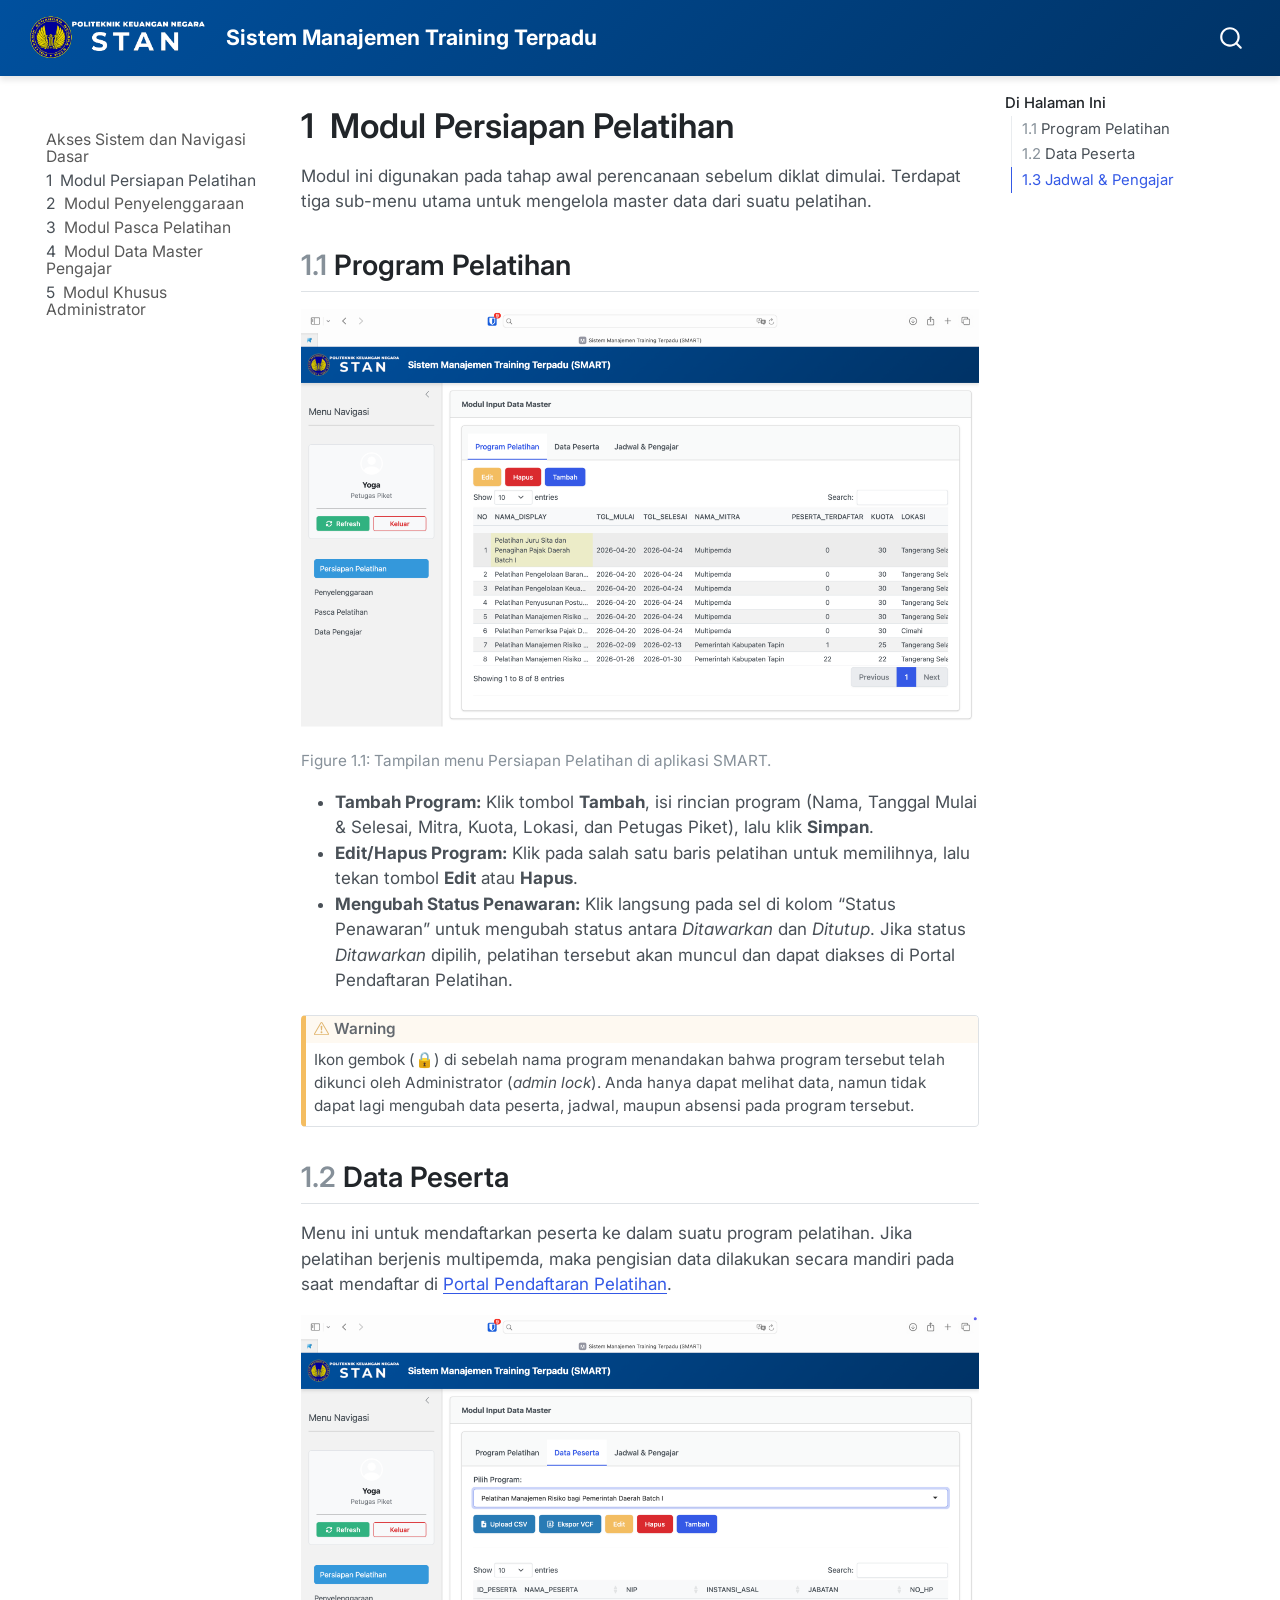
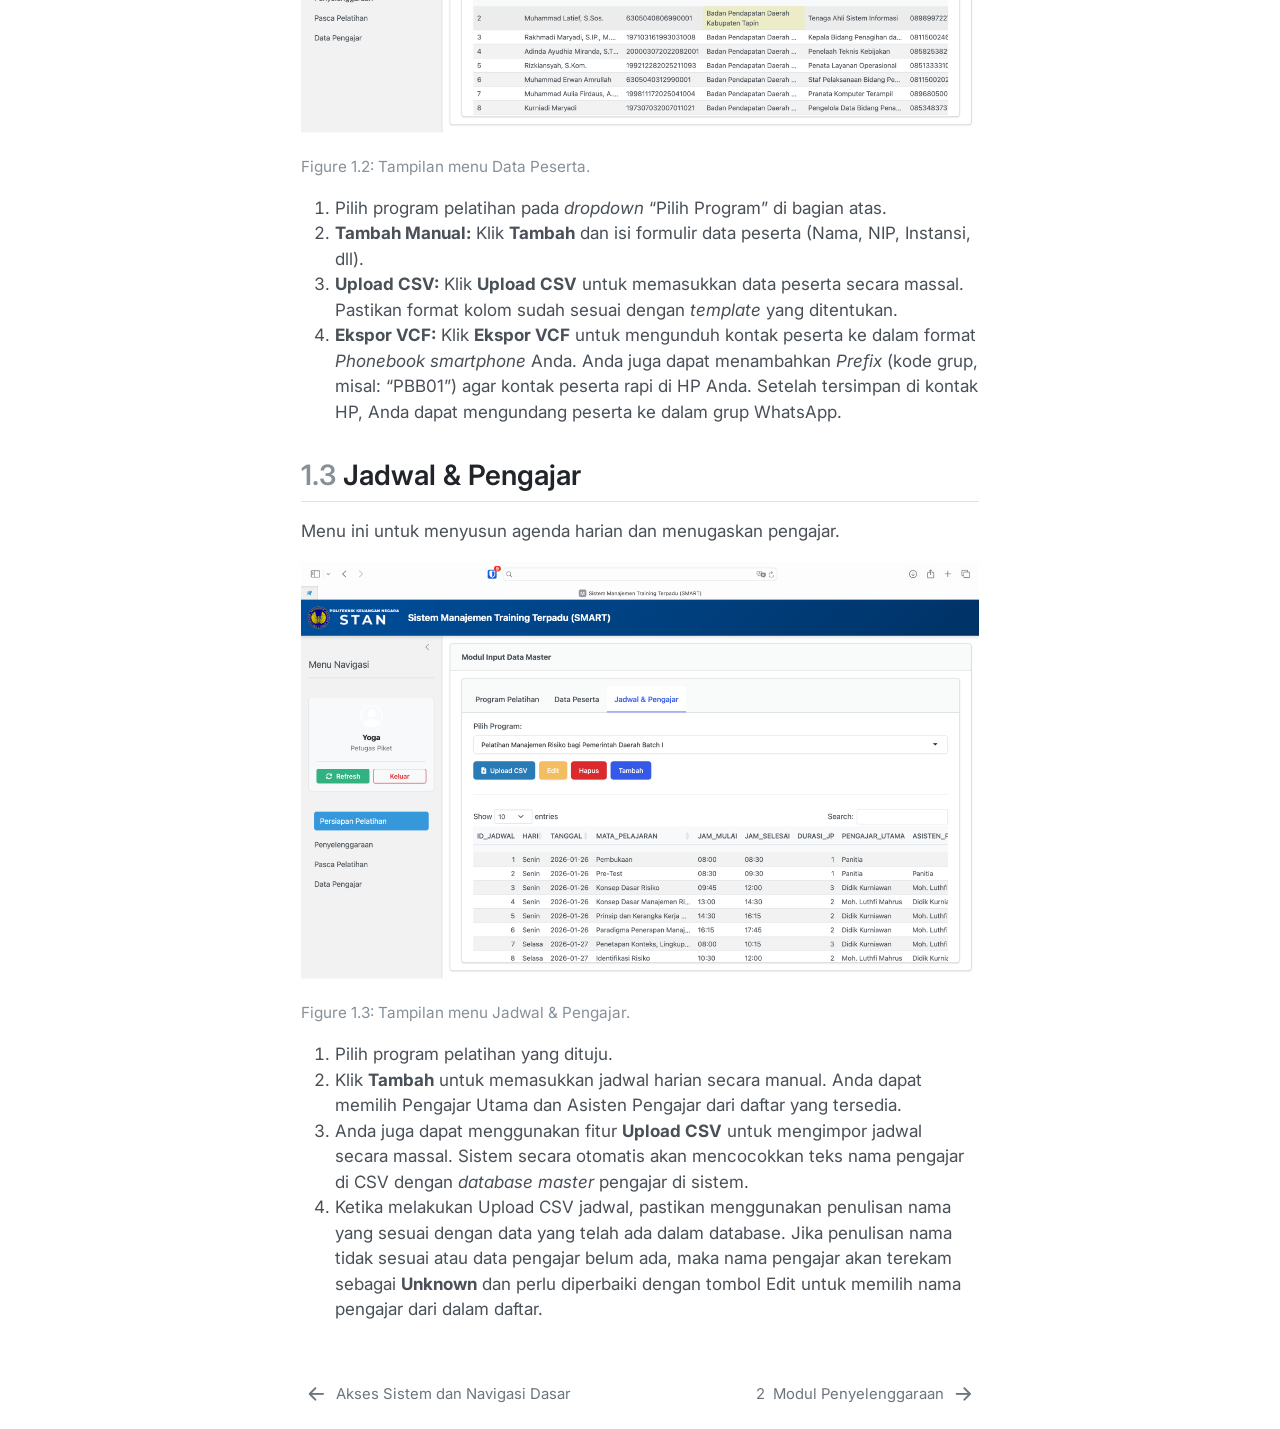
<file: _book/persiapan.html>
<!DOCTYPE html>
<html xmlns="http://www.w3.org/1999/xhtml" lang="en" xml:lang="en"><head>

<meta charset="utf-8">
<meta name="generator" content="quarto-1.8.25">

<meta name="viewport" content="width=device-width, initial-scale=1.0, user-scalable=yes">


<title>1&nbsp; Modul Persiapan Pelatihan – Panduan Pengguna SMART</title>
<style>
code{white-space: pre-wrap;}
span.smallcaps{font-variant: small-caps;}
div.columns{display: flex; gap: min(4vw, 1.5em);}
div.column{flex: auto; overflow-x: auto;}
div.hanging-indent{margin-left: 1.5em; text-indent: -1.5em;}
ul.task-list{list-style: none;}
ul.task-list li input[type="checkbox"] {
  width: 0.8em;
  margin: 0 0.8em 0.2em -1em; /* quarto-specific, see https://github.com/quarto-dev/quarto-cli/issues/4556 */ 
  vertical-align: middle;
}
</style>


<script src="site_libs/quarto-nav/quarto-nav.js"></script>
<script src="site_libs/quarto-nav/headroom.min.js"></script>
<script src="site_libs/clipboard/clipboard.min.js"></script>
<script src="site_libs/quarto-search/autocomplete.umd.js"></script>
<script src="site_libs/quarto-search/fuse.min.js"></script>
<script src="site_libs/quarto-search/quarto-search.js"></script>
<meta name="quarto:offset" content="./">
<link href="./penyelenggaraan.html" rel="next">
<link href="./index.html" rel="prev">
<link href="./images/favicon.png" rel="icon" type="image/png">
<script src="site_libs/quarto-html/quarto.js" type="module"></script>
<script src="site_libs/quarto-html/tabsets/tabsets.js" type="module"></script>
<script src="site_libs/quarto-html/axe/axe-check.js" type="module"></script>
<script src="site_libs/quarto-html/popper.min.js"></script>
<script src="site_libs/quarto-html/tippy.umd.min.js"></script>
<script src="site_libs/quarto-html/anchor.min.js"></script>
<link href="site_libs/quarto-html/tippy.css" rel="stylesheet">
<link href="site_libs/quarto-html/quarto-syntax-highlighting-7b89279ff1a6dce999919e0e67d4d9ec.css" rel="stylesheet" id="quarto-text-highlighting-styles">
<script src="site_libs/bootstrap/bootstrap.min.js"></script>
<link href="site_libs/bootstrap/bootstrap-icons.css" rel="stylesheet">
<link href="site_libs/bootstrap/bootstrap-1fe196a0a4c74be69ef9d461e35ba4d2.min.css" rel="stylesheet" append-hash="true" id="quarto-bootstrap" data-mode="light">
<script id="quarto-search-options" type="application/json">{
  "location": "navbar",
  "copy-button": false,
  "collapse-after": 3,
  "panel-placement": "end",
  "type": "overlay",
  "limit": 50,
  "keyboard-shortcut": [
    "f",
    "/",
    "s"
  ],
  "show-item-context": false,
  "language": {
    "search-no-results-text": "No results",
    "search-matching-documents-text": "matching documents",
    "search-copy-link-title": "Copy link to search",
    "search-hide-matches-text": "Hide additional matches",
    "search-more-match-text": "more match in this document",
    "search-more-matches-text": "more matches in this document",
    "search-clear-button-title": "Clear",
    "search-text-placeholder": "",
    "search-detached-cancel-button-title": "Cancel",
    "search-submit-button-title": "Submit",
    "search-label": "Search"
  }
}</script>
<style>html{ scroll-behavior: smooth; }</style>


</head>

<body class="nav-sidebar floating nav-fixed quarto-light">

<div id="quarto-search-results"></div>
  <header id="quarto-header" class="headroom fixed-top">
    <nav class="navbar navbar-expand-lg " data-bs-theme="dark">
      <div class="navbar-container container-fluid">
      <div class="navbar-brand-container mx-auto">
    <a href="./index.html" class="navbar-brand navbar-brand-logo">
    <img src="./images/PKNlogo.png" alt="" class="navbar-logo light-content">
    <img src="./images/PKNlogo.png" alt="" class="navbar-logo dark-content">
    </a>
    <a class="navbar-brand" href="./index.html">
    <span class="navbar-title">Sistem Manajemen Training Terpadu</span>
    </a>
  </div>
        <div class="quarto-navbar-tools tools-end">
</div>
          <div id="quarto-search" class="" title="Search"></div>
      </div> <!-- /container-fluid -->
    </nav>
  <nav class="quarto-secondary-nav">
    <div class="container-fluid d-flex">
      <button type="button" class="quarto-btn-toggle btn" data-bs-toggle="collapse" role="button" data-bs-target=".quarto-sidebar-collapse-item" aria-controls="quarto-sidebar" aria-expanded="false" aria-label="Toggle sidebar navigation" onclick="if (window.quartoToggleHeadroom) { window.quartoToggleHeadroom(); }">
        <i class="bi bi-layout-text-sidebar-reverse"></i>
      </button>
        <nav class="quarto-page-breadcrumbs" aria-label="breadcrumb"><ol class="breadcrumb"><li class="breadcrumb-item"><a href="./persiapan.html"><span class="chapter-number">1</span>&nbsp; <span class="chapter-title">Modul Persiapan Pelatihan</span></a></li></ol></nav>
        <a class="flex-grow-1" role="navigation" data-bs-toggle="collapse" data-bs-target=".quarto-sidebar-collapse-item" aria-controls="quarto-sidebar" aria-expanded="false" aria-label="Toggle sidebar navigation" onclick="if (window.quartoToggleHeadroom) { window.quartoToggleHeadroom(); }">      
        </a>
    </div>
  </nav>
</header>
<!-- content -->
<div id="quarto-content" class="quarto-container page-columns page-rows-contents page-layout-article page-navbar">
<!-- sidebar -->
  <nav id="quarto-sidebar" class="sidebar collapse collapse-horizontal quarto-sidebar-collapse-item sidebar-navigation floating overflow-auto">
    <div class="pt-lg-2 mt-2 text-left sidebar-header sidebar-header-stacked">
      <a href="./index.html" class="sidebar-logo-link">
      </a>
      </div>
    <div class="sidebar-menu-container"> 
    <ul class="list-unstyled mt-1">
        <li class="sidebar-item">
  <div class="sidebar-item-container"> 
  <a href="./index.html" class="sidebar-item-text sidebar-link">
 <span class="menu-text">Akses Sistem dan Navigasi Dasar</span></a>
  </div>
</li>
        <li class="sidebar-item">
  <div class="sidebar-item-container"> 
  <a href="./persiapan.html" class="sidebar-item-text sidebar-link active">
 <span class="menu-text"><span class="chapter-number">1</span>&nbsp; <span class="chapter-title">Modul Persiapan Pelatihan</span></span></a>
  </div>
</li>
        <li class="sidebar-item">
  <div class="sidebar-item-container"> 
  <a href="./penyelenggaraan.html" class="sidebar-item-text sidebar-link">
 <span class="menu-text"><span class="chapter-number">2</span>&nbsp; <span class="chapter-title">Modul Penyelenggaraan</span></span></a>
  </div>
</li>
        <li class="sidebar-item">
  <div class="sidebar-item-container"> 
  <a href="./pasca.html" class="sidebar-item-text sidebar-link">
 <span class="menu-text"><span class="chapter-number">3</span>&nbsp; <span class="chapter-title">Modul Pasca Pelatihan</span></span></a>
  </div>
</li>
        <li class="sidebar-item">
  <div class="sidebar-item-container"> 
  <a href="./master.html" class="sidebar-item-text sidebar-link">
 <span class="menu-text"><span class="chapter-number">4</span>&nbsp; <span class="chapter-title">Modul Data Master Pengajar</span></span></a>
  </div>
</li>
        <li class="sidebar-item">
  <div class="sidebar-item-container"> 
  <a href="./admin.html" class="sidebar-item-text sidebar-link">
 <span class="menu-text"><span class="chapter-number">5</span>&nbsp; <span class="chapter-title">Modul Khusus Administrator</span></span></a>
  </div>
</li>
    </ul>
    </div>
</nav>
<div id="quarto-sidebar-glass" class="quarto-sidebar-collapse-item" data-bs-toggle="collapse" data-bs-target=".quarto-sidebar-collapse-item"></div>
<!-- margin-sidebar -->
    <div id="quarto-margin-sidebar" class="sidebar margin-sidebar">
        <nav id="TOC" role="doc-toc" class="toc-active">
    <h2 id="toc-title">Di Halaman Ini</h2>
   
  <ul>
  <li><a href="#program-pelatihan" id="toc-program-pelatihan" class="nav-link active" data-scroll-target="#program-pelatihan"><span class="header-section-number">1.1</span> Program Pelatihan</a></li>
  <li><a href="#data-peserta" id="toc-data-peserta" class="nav-link" data-scroll-target="#data-peserta"><span class="header-section-number">1.2</span> Data Peserta</a></li>
  <li><a href="#jadwal-pengajar" id="toc-jadwal-pengajar" class="nav-link" data-scroll-target="#jadwal-pengajar"><span class="header-section-number">1.3</span> Jadwal &amp; Pengajar</a></li>
  </ul>
</nav>
    </div>
<!-- main -->
<main class="content" id="quarto-document-content">

<header id="title-block-header" class="quarto-title-block default">
<div class="quarto-title">
<h1 class="title"><span class="chapter-number">1</span>&nbsp; <span class="chapter-title">Modul Persiapan Pelatihan</span></h1>
</div>



<div class="quarto-title-meta">

    
  
    
  </div>
  


</header>


<p>Modul ini digunakan pada tahap awal perencanaan sebelum diklat dimulai. Terdapat tiga sub-menu utama untuk mengelola master data dari suatu pelatihan.</p>
<section id="program-pelatihan" class="level2" data-number="1.1">
<h2 data-number="1.1" class="anchored" data-anchor-id="program-pelatihan"><span class="header-section-number">1.1</span> Program Pelatihan</h2>
<div id="fig-menu-program" class="quarto-float quarto-figure quarto-figure-center anchored" data-fig-align="center">
<figure class="quarto-float quarto-float-fig figure">
<div aria-describedby="fig-menu-program-caption-0ceaefa1-69ba-4598-a22c-09a6ac19f8ca">
<img src="images/02-master-program.png" class="img-fluid quarto-figure quarto-figure-center figure-img" style="width:100.0%">
</div>
<figcaption class="quarto-float-caption-bottom quarto-float-caption quarto-float-fig" id="fig-menu-program-caption-0ceaefa1-69ba-4598-a22c-09a6ac19f8ca">
Figure&nbsp;1.1: Tampilan menu Persiapan Pelatihan di aplikasi SMART.
</figcaption>
</figure>
</div>
<ul>
<li><strong>Tambah Program:</strong> Klik tombol <strong>Tambah</strong>, isi rincian program (Nama, Tanggal Mulai &amp; Selesai, Mitra, Kuota, Lokasi, dan Petugas Piket), lalu klik <strong>Simpan</strong>.</li>
<li><strong>Edit/Hapus Program:</strong> Klik pada salah satu baris pelatihan untuk memilihnya, lalu tekan tombol <strong>Edit</strong> atau <strong>Hapus</strong>.</li>
<li><strong>Mengubah Status Penawaran:</strong> Klik langsung pada sel di kolom “Status Penawaran” untuk mengubah status antara <em>Ditawarkan</em> dan <em>Ditutup</em>. Jika status <em>Ditawarkan</em> dipilih, pelatihan tersebut akan muncul dan dapat diakses di Portal Pendaftaran Pelatihan.</li>
</ul>
<div class="callout callout-style-default callout-warning callout-titled">
<div class="callout-header d-flex align-content-center">
<div class="callout-icon-container">
<i class="callout-icon"></i>
</div>
<div class="callout-title-container flex-fill">
Warning
</div>
</div>
<div class="callout-body-container callout-body">
<p>Ikon gembok (🔒) di sebelah nama program menandakan bahwa program tersebut telah dikunci oleh Administrator (<em>admin lock</em>). Anda hanya dapat melihat data, namun tidak dapat lagi mengubah data peserta, jadwal, maupun absensi pada program tersebut.</p>
</div>
</div>
</section>
<section id="data-peserta" class="level2" data-number="1.2">
<h2 data-number="1.2" class="anchored" data-anchor-id="data-peserta"><span class="header-section-number">1.2</span> Data Peserta</h2>
<p>Menu ini untuk mendaftarkan peserta ke dalam suatu program pelatihan. Jika pelatihan berjenis multipemda, maka pengisian data dilakukan secara mandiri pada saat mendaftar di <a href="https://registrasi.maiaidi.my.id">Portal Pendaftaran Pelatihan</a>.</p>
<div id="fig-menu-peserta" class="quarto-float quarto-figure quarto-figure-center anchored" data-fig-align="center">
<figure class="quarto-float quarto-float-fig figure">
<div aria-describedby="fig-menu-peserta-caption-0ceaefa1-69ba-4598-a22c-09a6ac19f8ca">
<img src="images/02-data-peserta.png" class="img-fluid quarto-figure quarto-figure-center figure-img" style="width:100.0%">
</div>
<figcaption class="quarto-float-caption-bottom quarto-float-caption quarto-float-fig" id="fig-menu-peserta-caption-0ceaefa1-69ba-4598-a22c-09a6ac19f8ca">
Figure&nbsp;1.2: Tampilan menu Data Peserta.
</figcaption>
</figure>
</div>
<ol type="1">
<li>Pilih program pelatihan pada <em>dropdown</em> “Pilih Program” di bagian atas.</li>
<li><strong>Tambah Manual:</strong> Klik <strong>Tambah</strong> dan isi formulir data peserta (Nama, NIP, Instansi, dll).</li>
<li><strong>Upload CSV:</strong> Klik <strong>Upload CSV</strong> untuk memasukkan data peserta secara massal. Pastikan format kolom sudah sesuai dengan <em>template</em> yang ditentukan.</li>
<li><strong>Ekspor VCF:</strong> Klik <strong>Ekspor VCF</strong> untuk mengunduh kontak peserta ke dalam format <em>Phonebook</em> <em>smartphone</em> Anda. Anda juga dapat menambahkan <em>Prefix</em> (kode grup, misal: “PBB01”) agar kontak peserta rapi di HP Anda. Setelah tersimpan di kontak HP, Anda dapat mengundang peserta ke dalam grup WhatsApp.</li>
</ol>
</section>
<section id="jadwal-pengajar" class="level2" data-number="1.3">
<h2 data-number="1.3" class="anchored" data-anchor-id="jadwal-pengajar"><span class="header-section-number">1.3</span> Jadwal &amp; Pengajar</h2>
<p>Menu ini untuk menyusun agenda harian dan menugaskan pengajar.</p>
<div id="fig-jadwal-pengajar" class="quarto-float quarto-figure quarto-figure-center anchored" data-fig-align="center">
<figure class="quarto-float quarto-float-fig figure">
<div aria-describedby="fig-jadwal-pengajar-caption-0ceaefa1-69ba-4598-a22c-09a6ac19f8ca">
<img src="images/02-jadwal-pengajar.png" class="img-fluid quarto-figure quarto-figure-center figure-img" style="width:100.0%">
</div>
<figcaption class="quarto-float-caption-bottom quarto-float-caption quarto-float-fig" id="fig-jadwal-pengajar-caption-0ceaefa1-69ba-4598-a22c-09a6ac19f8ca">
Figure&nbsp;1.3: Tampilan menu Jadwal &amp; Pengajar.
</figcaption>
</figure>
</div>
<ol type="1">
<li>Pilih program pelatihan yang dituju.</li>
<li>Klik <strong>Tambah</strong> untuk memasukkan jadwal harian secara manual. Anda dapat memilih Pengajar Utama dan Asisten Pengajar dari daftar yang tersedia.</li>
<li>Anda juga dapat menggunakan fitur <strong>Upload CSV</strong> untuk mengimpor jadwal secara massal. Sistem secara otomatis akan mencocokkan teks nama pengajar di CSV dengan <em>database master</em> pengajar di sistem.</li>
<li>Ketika melakukan Upload CSV jadwal, pastikan menggunakan penulisan nama yang sesuai dengan data yang telah ada dalam database. Jika penulisan nama tidak sesuai atau data pengajar belum ada, maka nama pengajar akan terekam sebagai <strong>Unknown</strong> dan perlu diperbaiki dengan tombol Edit untuk memilih nama pengajar dari dalam daftar.</li>
</ol>


</section>

</main> <!-- /main -->
<script id="quarto-html-after-body" type="application/javascript">
  window.document.addEventListener("DOMContentLoaded", function (event) {
    const icon = "";
    const anchorJS = new window.AnchorJS();
    anchorJS.options = {
      placement: 'right',
      icon: icon
    };
    anchorJS.add('.anchored');
    const isCodeAnnotation = (el) => {
      for (const clz of el.classList) {
        if (clz.startsWith('code-annotation-')) {                     
          return true;
        }
      }
      return false;
    }
    const onCopySuccess = function(e) {
      // button target
      const button = e.trigger;
      // don't keep focus
      button.blur();
      // flash "checked"
      button.classList.add('code-copy-button-checked');
      var currentTitle = button.getAttribute("title");
      button.setAttribute("title", "Copied!");
      let tooltip;
      if (window.bootstrap) {
        button.setAttribute("data-bs-toggle", "tooltip");
        button.setAttribute("data-bs-placement", "left");
        button.setAttribute("data-bs-title", "Copied!");
        tooltip = new bootstrap.Tooltip(button, 
          { trigger: "manual", 
            customClass: "code-copy-button-tooltip",
            offset: [0, -8]});
        tooltip.show();    
      }
      setTimeout(function() {
        if (tooltip) {
          tooltip.hide();
          button.removeAttribute("data-bs-title");
          button.removeAttribute("data-bs-toggle");
          button.removeAttribute("data-bs-placement");
        }
        button.setAttribute("title", currentTitle);
        button.classList.remove('code-copy-button-checked');
      }, 1000);
      // clear code selection
      e.clearSelection();
    }
    const getTextToCopy = function(trigger) {
      const outerScaffold = trigger.parentElement.cloneNode(true);
      const codeEl = outerScaffold.querySelector('code');
      for (const childEl of codeEl.children) {
        if (isCodeAnnotation(childEl)) {
          childEl.remove();
        }
      }
      return codeEl.innerText;
    }
    const clipboard = new window.ClipboardJS('.code-copy-button:not([data-in-quarto-modal])', {
      text: getTextToCopy
    });
    clipboard.on('success', onCopySuccess);
    if (window.document.getElementById('quarto-embedded-source-code-modal')) {
      const clipboardModal = new window.ClipboardJS('.code-copy-button[data-in-quarto-modal]', {
        text: getTextToCopy,
        container: window.document.getElementById('quarto-embedded-source-code-modal')
      });
      clipboardModal.on('success', onCopySuccess);
    }
      var localhostRegex = new RegExp(/^(?:http|https):\/\/localhost\:?[0-9]*\//);
      var mailtoRegex = new RegExp(/^mailto:/);
        var filterRegex = new RegExp('/' + window.location.host + '/');
      var isInternal = (href) => {
          return filterRegex.test(href) || localhostRegex.test(href) || mailtoRegex.test(href);
      }
      // Inspect non-navigation links and adorn them if external
     var links = window.document.querySelectorAll('a[href]:not(.nav-link):not(.navbar-brand):not(.toc-action):not(.sidebar-link):not(.sidebar-item-toggle):not(.pagination-link):not(.no-external):not([aria-hidden]):not(.dropdown-item):not(.quarto-navigation-tool):not(.about-link)');
      for (var i=0; i<links.length; i++) {
        const link = links[i];
        if (!isInternal(link.href)) {
          // undo the damage that might have been done by quarto-nav.js in the case of
          // links that we want to consider external
          if (link.dataset.originalHref !== undefined) {
            link.href = link.dataset.originalHref;
          }
        }
      }
    function tippyHover(el, contentFn, onTriggerFn, onUntriggerFn) {
      const config = {
        allowHTML: true,
        maxWidth: 500,
        delay: 100,
        arrow: false,
        appendTo: function(el) {
            return el.parentElement;
        },
        interactive: true,
        interactiveBorder: 10,
        theme: 'quarto',
        placement: 'bottom-start',
      };
      if (contentFn) {
        config.content = contentFn;
      }
      if (onTriggerFn) {
        config.onTrigger = onTriggerFn;
      }
      if (onUntriggerFn) {
        config.onUntrigger = onUntriggerFn;
      }
      window.tippy(el, config); 
    }
    const noterefs = window.document.querySelectorAll('a[role="doc-noteref"]');
    for (var i=0; i<noterefs.length; i++) {
      const ref = noterefs[i];
      tippyHover(ref, function() {
        // use id or data attribute instead here
        let href = ref.getAttribute('data-footnote-href') || ref.getAttribute('href');
        try { href = new URL(href).hash; } catch {}
        const id = href.replace(/^#\/?/, "");
        const note = window.document.getElementById(id);
        if (note) {
          return note.innerHTML;
        } else {
          return "";
        }
      });
    }
    const xrefs = window.document.querySelectorAll('a.quarto-xref');
    const processXRef = (id, note) => {
      // Strip column container classes
      const stripColumnClz = (el) => {
        el.classList.remove("page-full", "page-columns");
        if (el.children) {
          for (const child of el.children) {
            stripColumnClz(child);
          }
        }
      }
      stripColumnClz(note)
      if (id === null || id.startsWith('sec-')) {
        // Special case sections, only their first couple elements
        const container = document.createElement("div");
        if (note.children && note.children.length > 2) {
          container.appendChild(note.children[0].cloneNode(true));
          for (let i = 1; i < note.children.length; i++) {
            const child = note.children[i];
            if (child.tagName === "P" && child.innerText === "") {
              continue;
            } else {
              container.appendChild(child.cloneNode(true));
              break;
            }
          }
          if (window.Quarto?.typesetMath) {
            window.Quarto.typesetMath(container);
          }
          return container.innerHTML
        } else {
          if (window.Quarto?.typesetMath) {
            window.Quarto.typesetMath(note);
          }
          return note.innerHTML;
        }
      } else {
        // Remove any anchor links if they are present
        const anchorLink = note.querySelector('a.anchorjs-link');
        if (anchorLink) {
          anchorLink.remove();
        }
        if (window.Quarto?.typesetMath) {
          window.Quarto.typesetMath(note);
        }
        if (note.classList.contains("callout")) {
          return note.outerHTML;
        } else {
          return note.innerHTML;
        }
      }
    }
    for (var i=0; i<xrefs.length; i++) {
      const xref = xrefs[i];
      tippyHover(xref, undefined, function(instance) {
        instance.disable();
        let url = xref.getAttribute('href');
        let hash = undefined; 
        if (url.startsWith('#')) {
          hash = url;
        } else {
          try { hash = new URL(url).hash; } catch {}
        }
        if (hash) {
          const id = hash.replace(/^#\/?/, "");
          const note = window.document.getElementById(id);
          if (note !== null) {
            try {
              const html = processXRef(id, note.cloneNode(true));
              instance.setContent(html);
            } finally {
              instance.enable();
              instance.show();
            }
          } else {
            // See if we can fetch this
            fetch(url.split('#')[0])
            .then(res => res.text())
            .then(html => {
              const parser = new DOMParser();
              const htmlDoc = parser.parseFromString(html, "text/html");
              const note = htmlDoc.getElementById(id);
              if (note !== null) {
                const html = processXRef(id, note);
                instance.setContent(html);
              } 
            }).finally(() => {
              instance.enable();
              instance.show();
            });
          }
        } else {
          // See if we can fetch a full url (with no hash to target)
          // This is a special case and we should probably do some content thinning / targeting
          fetch(url)
          .then(res => res.text())
          .then(html => {
            const parser = new DOMParser();
            const htmlDoc = parser.parseFromString(html, "text/html");
            const note = htmlDoc.querySelector('main.content');
            if (note !== null) {
              // This should only happen for chapter cross references
              // (since there is no id in the URL)
              // remove the first header
              if (note.children.length > 0 && note.children[0].tagName === "HEADER") {
                note.children[0].remove();
              }
              const html = processXRef(null, note);
              instance.setContent(html);
            } 
          }).finally(() => {
            instance.enable();
            instance.show();
          });
        }
      }, function(instance) {
      });
    }
        let selectedAnnoteEl;
        const selectorForAnnotation = ( cell, annotation) => {
          let cellAttr = 'data-code-cell="' + cell + '"';
          let lineAttr = 'data-code-annotation="' +  annotation + '"';
          const selector = 'span[' + cellAttr + '][' + lineAttr + ']';
          return selector;
        }
        const selectCodeLines = (annoteEl) => {
          const doc = window.document;
          const targetCell = annoteEl.getAttribute("data-target-cell");
          const targetAnnotation = annoteEl.getAttribute("data-target-annotation");
          const annoteSpan = window.document.querySelector(selectorForAnnotation(targetCell, targetAnnotation));
          const lines = annoteSpan.getAttribute("data-code-lines").split(",");
          const lineIds = lines.map((line) => {
            return targetCell + "-" + line;
          })
          let top = null;
          let height = null;
          let parent = null;
          if (lineIds.length > 0) {
              //compute the position of the single el (top and bottom and make a div)
              const el = window.document.getElementById(lineIds[0]);
              top = el.offsetTop;
              height = el.offsetHeight;
              parent = el.parentElement.parentElement;
            if (lineIds.length > 1) {
              const lastEl = window.document.getElementById(lineIds[lineIds.length - 1]);
              const bottom = lastEl.offsetTop + lastEl.offsetHeight;
              height = bottom - top;
            }
            if (top !== null && height !== null && parent !== null) {
              // cook up a div (if necessary) and position it 
              let div = window.document.getElementById("code-annotation-line-highlight");
              if (div === null) {
                div = window.document.createElement("div");
                div.setAttribute("id", "code-annotation-line-highlight");
                div.style.position = 'absolute';
                parent.appendChild(div);
              }
              div.style.top = top - 2 + "px";
              div.style.height = height + 4 + "px";
              div.style.left = 0;
              let gutterDiv = window.document.getElementById("code-annotation-line-highlight-gutter");
              if (gutterDiv === null) {
                gutterDiv = window.document.createElement("div");
                gutterDiv.setAttribute("id", "code-annotation-line-highlight-gutter");
                gutterDiv.style.position = 'absolute';
                const codeCell = window.document.getElementById(targetCell);
                const gutter = codeCell.querySelector('.code-annotation-gutter');
                gutter.appendChild(gutterDiv);
              }
              gutterDiv.style.top = top - 2 + "px";
              gutterDiv.style.height = height + 4 + "px";
            }
            selectedAnnoteEl = annoteEl;
          }
        };
        const unselectCodeLines = () => {
          const elementsIds = ["code-annotation-line-highlight", "code-annotation-line-highlight-gutter"];
          elementsIds.forEach((elId) => {
            const div = window.document.getElementById(elId);
            if (div) {
              div.remove();
            }
          });
          selectedAnnoteEl = undefined;
        };
          // Handle positioning of the toggle
      window.addEventListener(
        "resize",
        throttle(() => {
          elRect = undefined;
          if (selectedAnnoteEl) {
            selectCodeLines(selectedAnnoteEl);
          }
        }, 10)
      );
      function throttle(fn, ms) {
      let throttle = false;
      let timer;
        return (...args) => {
          if(!throttle) { // first call gets through
              fn.apply(this, args);
              throttle = true;
          } else { // all the others get throttled
              if(timer) clearTimeout(timer); // cancel #2
              timer = setTimeout(() => {
                fn.apply(this, args);
                timer = throttle = false;
              }, ms);
          }
        };
      }
        // Attach click handler to the DT
        const annoteDls = window.document.querySelectorAll('dt[data-target-cell]');
        for (const annoteDlNode of annoteDls) {
          annoteDlNode.addEventListener('click', (event) => {
            const clickedEl = event.target;
            if (clickedEl !== selectedAnnoteEl) {
              unselectCodeLines();
              const activeEl = window.document.querySelector('dt[data-target-cell].code-annotation-active');
              if (activeEl) {
                activeEl.classList.remove('code-annotation-active');
              }
              selectCodeLines(clickedEl);
              clickedEl.classList.add('code-annotation-active');
            } else {
              // Unselect the line
              unselectCodeLines();
              clickedEl.classList.remove('code-annotation-active');
            }
          });
        }
    const findCites = (el) => {
      const parentEl = el.parentElement;
      if (parentEl) {
        const cites = parentEl.dataset.cites;
        if (cites) {
          return {
            el,
            cites: cites.split(' ')
          };
        } else {
          return findCites(el.parentElement)
        }
      } else {
        return undefined;
      }
    };
    var bibliorefs = window.document.querySelectorAll('a[role="doc-biblioref"]');
    for (var i=0; i<bibliorefs.length; i++) {
      const ref = bibliorefs[i];
      const citeInfo = findCites(ref);
      if (citeInfo) {
        tippyHover(citeInfo.el, function() {
          var popup = window.document.createElement('div');
          citeInfo.cites.forEach(function(cite) {
            var citeDiv = window.document.createElement('div');
            citeDiv.classList.add('hanging-indent');
            citeDiv.classList.add('csl-entry');
            var biblioDiv = window.document.getElementById('ref-' + cite);
            if (biblioDiv) {
              citeDiv.innerHTML = biblioDiv.innerHTML;
            }
            popup.appendChild(citeDiv);
          });
          return popup.innerHTML;
        });
      }
    }
  });
  </script>
<nav class="page-navigation">
  <div class="nav-page nav-page-previous">
      <a href="./index.html" class="pagination-link" aria-label="Akses Sistem dan Navigasi Dasar">
        <i class="bi bi-arrow-left-short"></i> <span class="nav-page-text">Akses Sistem dan Navigasi Dasar</span>
      </a>          
  </div>
  <div class="nav-page nav-page-next">
      <a href="./penyelenggaraan.html" class="pagination-link" aria-label="Modul Penyelenggaraan">
        <span class="nav-page-text"><span class="chapter-number">2</span>&nbsp; <span class="chapter-title">Modul Penyelenggaraan</span></span> <i class="bi bi-arrow-right-short"></i>
      </a>
  </div>
</nav>
</div> <!-- /content -->




<script src="site_libs/quarto-html/zenscroll-min.js"></script>
</body></html>
</file>
<file: _book/site_libs/quarto-html/tippy.css>
.tippy-box[data-animation=fade][data-state=hidden]{opacity:0}[data-tippy-root]{max-width:calc(100vw - 10px)}.tippy-box{position:relative;background-color:#333;color:#fff;border-radius:4px;font-size:14px;line-height:1.4;white-space:normal;outline:0;transition-property:transform,visibility,opacity}.tippy-box[data-placement^=top]>.tippy-arrow{bottom:0}.tippy-box[data-placement^=top]>.tippy-arrow:before{bottom:-7px;left:0;border-width:8px 8px 0;border-top-color:initial;transform-origin:center top}.tippy-box[data-placement^=bottom]>.tippy-arrow{top:0}.tippy-box[data-placement^=bottom]>.tippy-arrow:before{top:-7px;left:0;border-width:0 8px 8px;border-bottom-color:initial;transform-origin:center bottom}.tippy-box[data-placement^=left]>.tippy-arrow{right:0}.tippy-box[data-placement^=left]>.tippy-arrow:before{border-width:8px 0 8px 8px;border-left-color:initial;right:-7px;transform-origin:center left}.tippy-box[data-placement^=right]>.tippy-arrow{left:0}.tippy-box[data-placement^=right]>.tippy-arrow:before{left:-7px;border-width:8px 8px 8px 0;border-right-color:initial;transform-origin:center right}.tippy-box[data-inertia][data-state=visible]{transition-timing-function:cubic-bezier(.54,1.5,.38,1.11)}.tippy-arrow{width:16px;height:16px;color:#333}.tippy-arrow:before{content:"";position:absolute;border-color:transparent;border-style:solid}.tippy-content{position:relative;padding:5px 9px;z-index:1}
</file>
<file: _book/site_libs/quarto-html/quarto-syntax-highlighting-7b89279ff1a6dce999919e0e67d4d9ec.css>
/* quarto syntax highlight colors */
:root {
  --quarto-hl-ot-color: #003B4F;
  --quarto-hl-at-color: #657422;
  --quarto-hl-ss-color: #20794D;
  --quarto-hl-an-color: #5E5E5E;
  --quarto-hl-fu-color: #4758AB;
  --quarto-hl-st-color: #20794D;
  --quarto-hl-cf-color: #003B4F;
  --quarto-hl-op-color: #5E5E5E;
  --quarto-hl-er-color: #AD0000;
  --quarto-hl-bn-color: #AD0000;
  --quarto-hl-al-color: #AD0000;
  --quarto-hl-va-color: #111111;
  --quarto-hl-bu-color: inherit;
  --quarto-hl-ex-color: inherit;
  --quarto-hl-pp-color: #AD0000;
  --quarto-hl-in-color: #5E5E5E;
  --quarto-hl-vs-color: #20794D;
  --quarto-hl-wa-color: #5E5E5E;
  --quarto-hl-do-color: #5E5E5E;
  --quarto-hl-im-color: #00769E;
  --quarto-hl-ch-color: #20794D;
  --quarto-hl-dt-color: #AD0000;
  --quarto-hl-fl-color: #AD0000;
  --quarto-hl-co-color: #5E5E5E;
  --quarto-hl-cv-color: #5E5E5E;
  --quarto-hl-cn-color: #8f5902;
  --quarto-hl-sc-color: #5E5E5E;
  --quarto-hl-dv-color: #AD0000;
  --quarto-hl-kw-color: #003B4F;
}

/* other quarto variables */
:root {
  --quarto-font-monospace: SFMono-Regular, Menlo, Monaco, Consolas, "Liberation Mono", "Courier New", monospace;
}

/* syntax highlight based on Pandoc's rules */
pre > code.sourceCode > span {
  color: #003B4F;
}

code.sourceCode > span {
  color: #003B4F;
}

div.sourceCode,
div.sourceCode pre.sourceCode {
  color: #003B4F;
}

/* Normal */
code span {
  color: #003B4F;
}

/* Alert */
code span.al {
  color: #AD0000;
  font-style: inherit;
}

/* Annotation */
code span.an {
  color: #5E5E5E;
  font-style: inherit;
}

/* Attribute */
code span.at {
  color: #657422;
  font-style: inherit;
}

/* BaseN */
code span.bn {
  color: #AD0000;
  font-style: inherit;
}

/* BuiltIn */
code span.bu {
  font-style: inherit;
}

/* ControlFlow */
code span.cf {
  color: #003B4F;
  font-weight: bold;
  font-style: inherit;
}

/* Char */
code span.ch {
  color: #20794D;
  font-style: inherit;
}

/* Constant */
code span.cn {
  color: #8f5902;
  font-style: inherit;
}

/* Comment */
code span.co {
  color: #5E5E5E;
  font-style: inherit;
}

/* CommentVar */
code span.cv {
  color: #5E5E5E;
  font-style: italic;
}

/* Documentation */
code span.do {
  color: #5E5E5E;
  font-style: italic;
}

/* DataType */
code span.dt {
  color: #AD0000;
  font-style: inherit;
}

/* DecVal */
code span.dv {
  color: #AD0000;
  font-style: inherit;
}

/* Error */
code span.er {
  color: #AD0000;
  font-style: inherit;
}

/* Extension */
code span.ex {
  font-style: inherit;
}

/* Float */
code span.fl {
  color: #AD0000;
  font-style: inherit;
}

/* Function */
code span.fu {
  color: #4758AB;
  font-style: inherit;
}

/* Import */
code span.im {
  color: #00769E;
  font-style: inherit;
}

/* Information */
code span.in {
  color: #5E5E5E;
  font-style: inherit;
}

/* Keyword */
code span.kw {
  color: #003B4F;
  font-weight: bold;
  font-style: inherit;
}

/* Operator */
code span.op {
  color: #5E5E5E;
  font-style: inherit;
}

/* Other */
code span.ot {
  color: #003B4F;
  font-style: inherit;
}

/* Preprocessor */
code span.pp {
  color: #AD0000;
  font-style: inherit;
}

/* SpecialChar */
code span.sc {
  color: #5E5E5E;
  font-style: inherit;
}

/* SpecialString */
code span.ss {
  color: #20794D;
  font-style: inherit;
}

/* String */
code span.st {
  color: #20794D;
  font-style: inherit;
}

/* Variable */
code span.va {
  color: #111111;
  font-style: inherit;
}

/* VerbatimString */
code span.vs {
  color: #20794D;
  font-style: inherit;
}

/* Warning */
code span.wa {
  color: #5E5E5E;
  font-style: italic;
}

.prevent-inlining {
  content: "</";
}

/*# sourceMappingURL=3944bc705cfaf4c80e56f77c5205168a.css.map */
</file>
